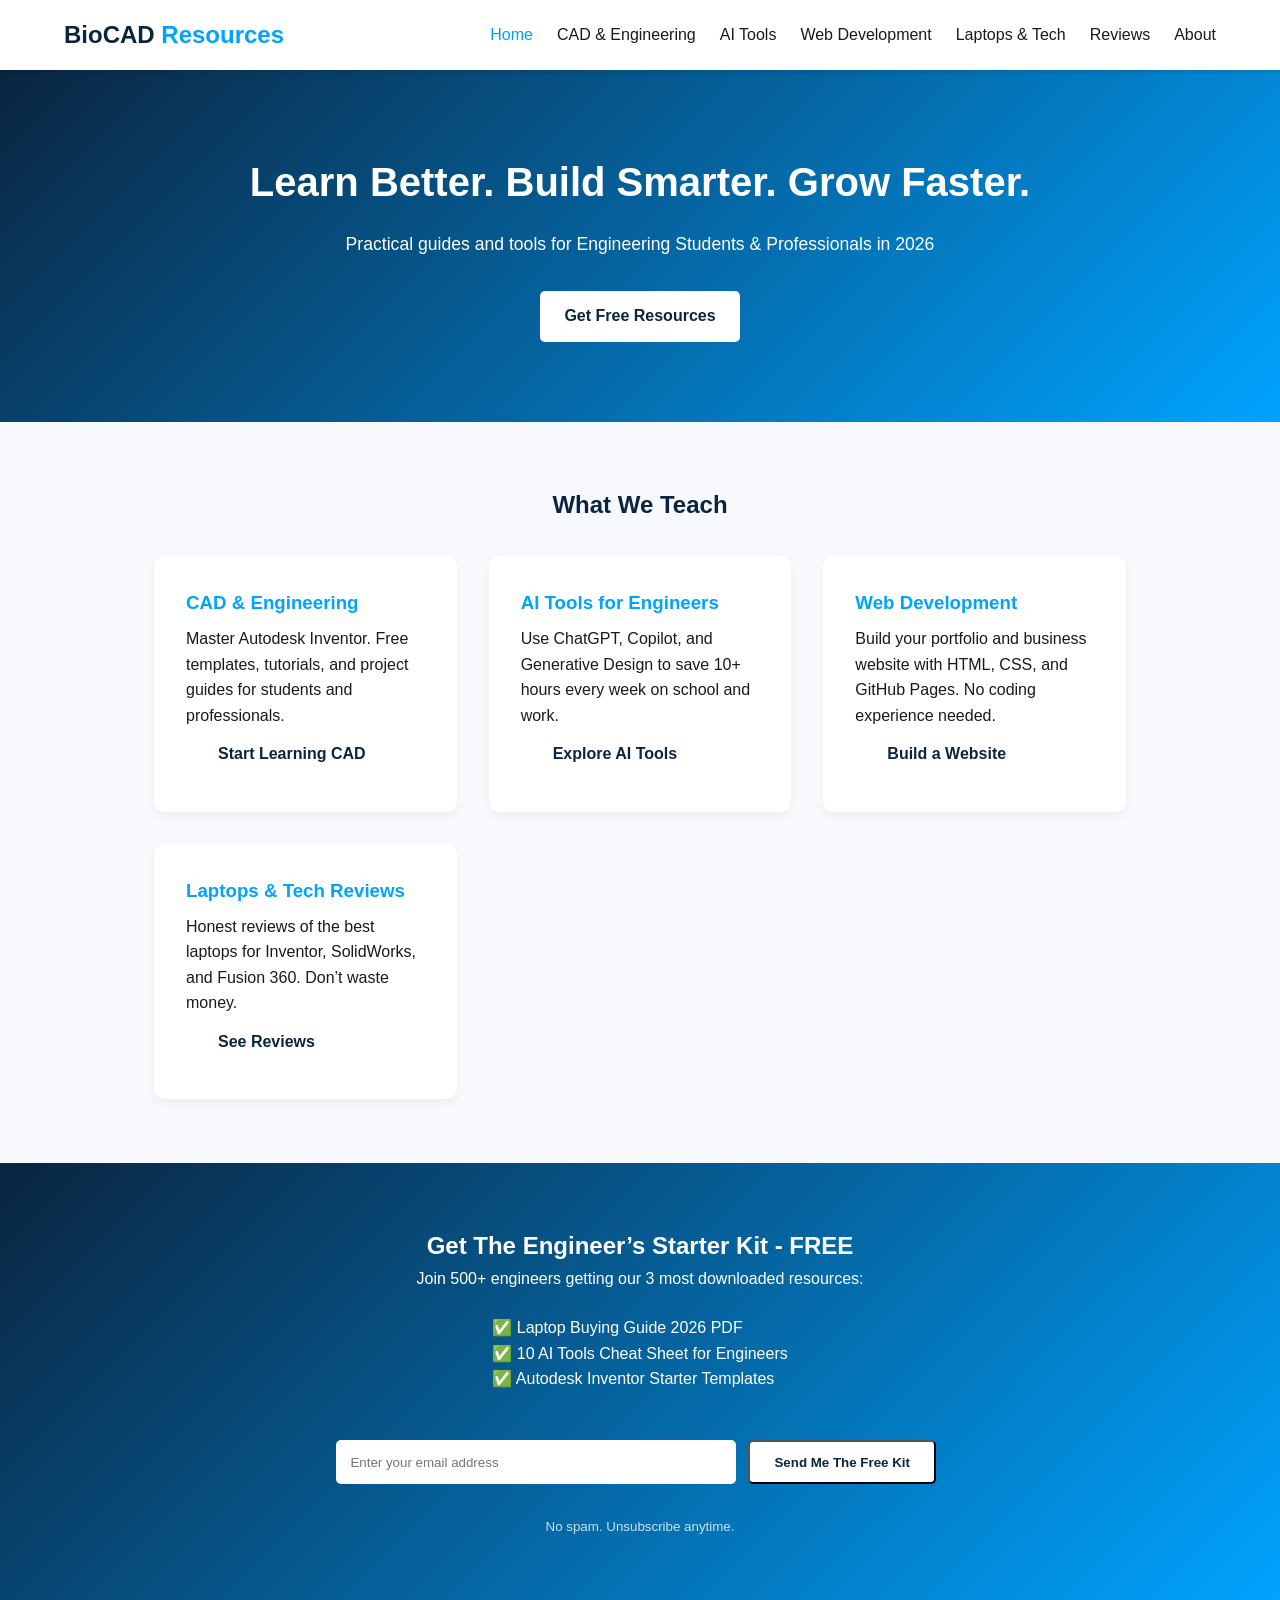
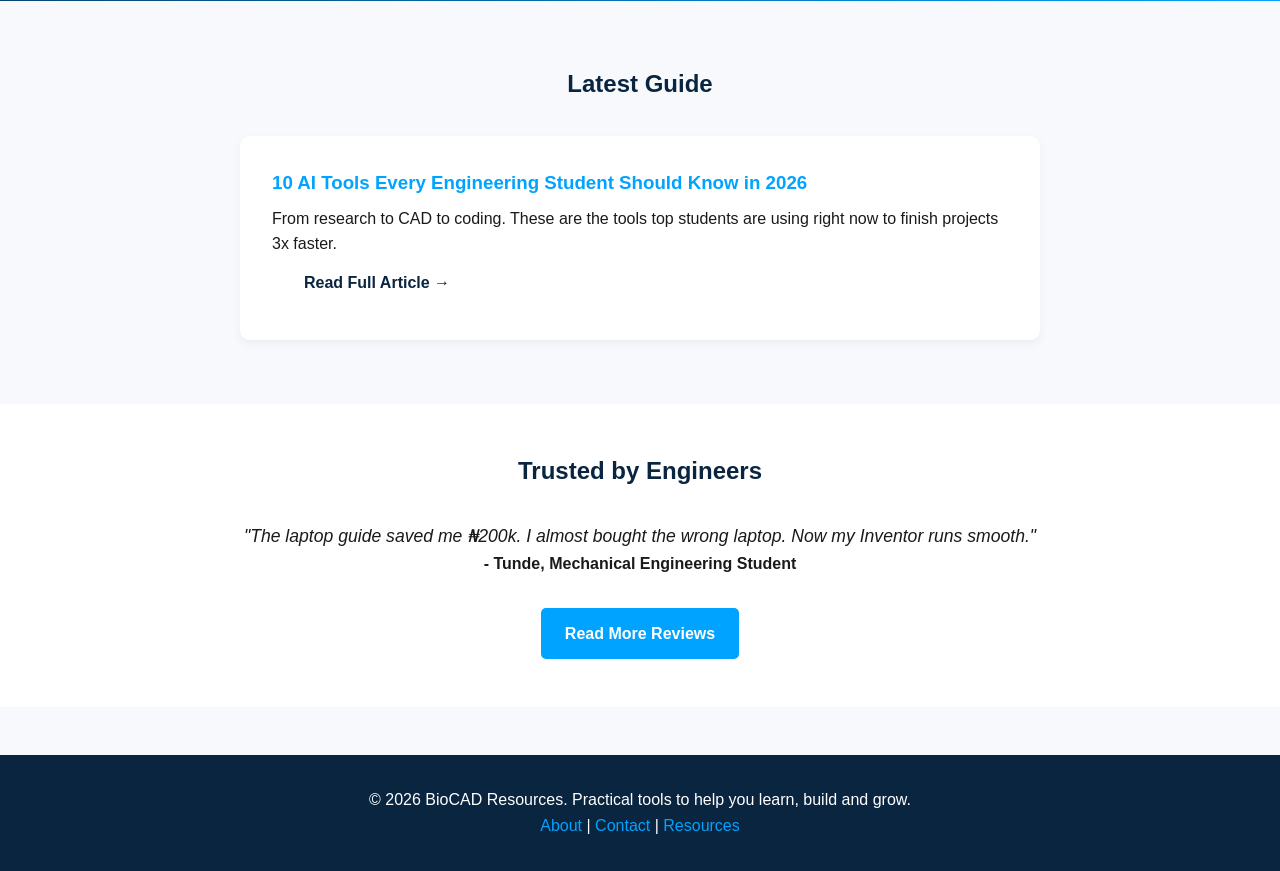
<file: index.html>
<!DOCTYPE html>
<html lang="en">
<head>
  <meta charset="UTF-8">
  <meta name="viewport" content="width=device-width, initial-scale=1.0">
  <title>BioCAD Resources - Learn CAD, AI, Web Dev & Engineering Tools</title>
  <meta name="description" content="Practical guides, free resources, and training for engineering students and professionals. Master Autodesk Inventor, AI tools, and build your engineering career.">
  <link rel="stylesheet" href="css/style.css">
</head>
<body>
  <header>
    <nav class="navbar">
      <div class="logo">BioCAD <span>Resources</span></div>
      <ul class="nav-links">
        <li><a href="index.html" style="color:var(--accent);">Home</a></li>
        <li><a href="cad-engineering/index.html">CAD & Engineering</a></li>
        <li><a href="cad-engineering/ai-tools/index.html">AI Tools</a></li>
        <li><a href="cad-engineering/ai-tools/web-develpoment/index.html">Web Development</a></li>
        <li><a href="cad-engineering/ai-tools/laptops-tech/index.html">Laptops & Tech</a></li>
        <li><a href="reviews.html">Reviews</a></li>
        <li><a href="about.html">About</a></li>
      </ul>
    </nav>
  </header>

  <!-- HERO SECTION -->
  <section class="hero">
    <h1>Learn Better. Build Smarter. Grow Faster.</h1>
    <p>Practical guides and tools for Engineering Students & Professionals in 2026</p>
    <a href="resources.html" class="btn btn-primary">Get Free Resources</a>
  </section>

  <!-- 4 MAIN CATEGORIES -->
  <section class="categories">
    <h2 style="text-align: center; color: var(--primary); margin-bottom: 2rem;">What We Teach</h2>
    <div class="category-grid">
      
      <div class="category-card">
        <h3>CAD & Engineering</h3>
        <p>Master Autodesk Inventor. Free templates, tutorials, and project guides for students and professionals.</p>
        <a href="cad-engineering/index.html" class="btn btn-primary">Start Learning CAD</a>
      </div>

      <div class="category-card">
        <h3>AI Tools for Engineers</h3>
        <p>Use ChatGPT, Copilot, and Generative Design to save 10+ hours every week on school and work.</p>
        <a href="cad-engineering/ai-tools/index.html" class="btn btn-primary">Explore AI Tools</a>
      </div>

      <div class="category-card">
        <h3>Web Development</h3>
        <p>Build your portfolio and business website with HTML, CSS, and GitHub Pages. No coding experience needed.</p>
        <a href="cad-engineering/ai-tools/web-develpoment/index.html" class="btn btn-primary">Build a Website</a>
      </div>

      <div class="category-card">
        <h3>Laptops & Tech Reviews</h3>
        <p>Honest reviews of the best laptops for Inventor, SolidWorks, and Fusion 360. Don’t waste money.</p>
        <a href="cad-engineering/ai-tools/laptops-tech/index.html" class="btn btn-primary">See Reviews</a>
      </div>

    </div>
  </section>

  <!-- LEAD MAGNET SECTION -->
  <section style="background: linear-gradient(135deg, var(--primary), var(--accent)); padding: 4rem 1rem; text-align: center; color: white;">
    <div style="max-width: 700px; margin: auto;">
      <h2>Get The Engineer’s Starter Kit - FREE</h2>
      <p>Join 500+ engineers getting our 3 most downloaded resources:</p>
      <ul style="list-style: none; padding: 0; margin: 1.5rem 0; text-align: left; display: inline-block;">
        <li>✅ Laptop Buying Guide 2026 PDF</li>
        <li>✅ 10 AI Tools Cheat Sheet for Engineers</li>
        <li>✅ Autodesk Inventor Starter Templates</li>
      </ul>
      <form action="https://formspree.io/f/xanlgago" method="POST" style="margin-top: 1.5rem;">
        <input type="email" name="email" placeholder="Enter your email address" required style="width: 100%; max-width: 400px; padding: 0.9rem; border: none; border-radius: 5px; margin-bottom: 1rem;">
        <button type="submit" class="btn" style="background: white; color: var(--primary);">Send Me The Free Kit</button>
      </form>
      <small style="display: block; margin-top: 1rem; opacity: 0.8;">No spam. Unsubscribe anytime.</small>
    </div>
  </section>

  <!-- FEATURED ARTICLE -->
  <section class="categories">
    <h2 style="text-align: center; color: var(--primary); margin-bottom: 2rem;">Latest Guide</h2>
    <div style="max-width: 800px; margin: auto;">
      <div class="category-card">
        <h3>10 AI Tools Every Engineering Student Should Know in 2026</h3>
        <p>From research to CAD to coding. These are the tools top students are using right now to finish projects 3x faster.</p>
        <a href="cad-engineering/ai-tools/index.html" class="btn btn-primary">Read Full Article →</a>
      </div>
    </div>
  </section>

  <!-- SOCIAL PROOF -->
  <section style="background: white; padding: 3rem 1rem;">
    <div style="max-width: 900px; margin: auto; text-align: center;">
      <h2 style="color: var(--primary); margin-bottom: 2rem;">Trusted by Engineers</h2>
      <p style="font-size: 1.1rem; font-style: italic;">"The laptop guide saved me ₦200k. I almost bought the wrong laptop. Now my Inventor runs smooth."</p>
      <p><strong>- Tunde, Mechanical Engineering Student</strong></p>
      <div style="margin-top: 2rem;">
        <a href="reviews.html" class="btn btn-affiliate">Read More Reviews</a>
      </div>
    </div>
  </section>

  <footer>
    <p>© 2026 BioCAD Resources. Practical tools to help you learn, build and grow.</p>
    <p><a href="about.html">About</a> | <a href="contact.html">Contact</a> | <a href="resources.html">Resources</a></p>
  </footer>
</body>
</html>
</file>
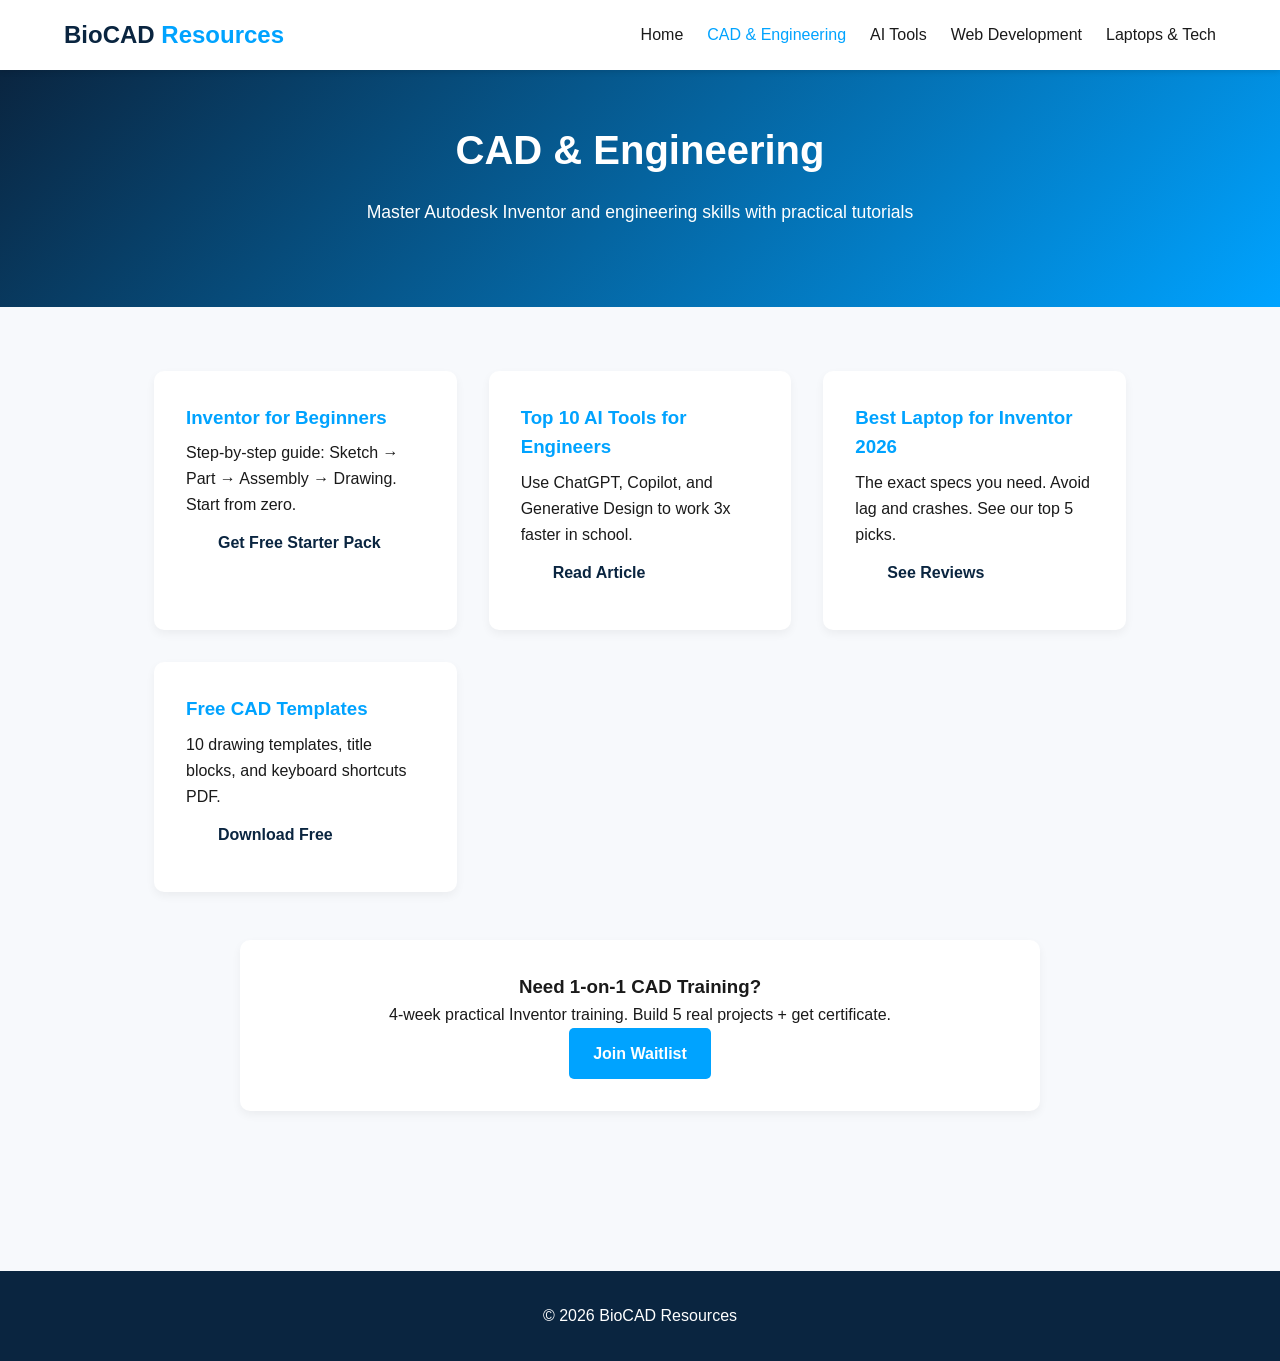
<file: cad-engineering/index.html>
<!DOCTYPE html>
<html lang="en">
<head>
  <meta charset="UTF-8">
  <meta name="viewport" content="width=device-width, initial-scale=1.0">
  <title>CAD & Engineering - Tutorials, Guides & Templates | BioCAD Resources</title>
  <meta name="description" content="Learn Autodesk Inventor, CAD tips, engineering guides, and download free templates for students and professionals.">
  <link rel="stylesheet" href="../css/style.css">
</head>
<body>
  <header>
    <nav class="navbar">
      <div class="logo"><a href="../index.html" style="text-decoration:none; color:inherit;">BioCAD <span>Resources</span></a></div>
      <ul class="nav-links">
        <li><a href="../index.html">Home</a></li>
        <li><a href="index.html" style="color:var(--accent);">CAD & Engineering</a></li>
        <li><a href="ai-tools/index.html">AI Tools</a></li>
        <li><a href="ai-tools/web-develpoment/index.html">Web Development</a></li>
        <li><a href="ai-tools/laptops-tech/index.html">Laptops & Tech</a></li>
      </ul>
    </nav>
  </header>

  <section class="hero" style="padding: 3rem 1rem;">
    <h1>CAD & Engineering</h1>
    <p>Master Autodesk Inventor and engineering skills with practical tutorials</p>
  </section>

  <section class="categories">
    <div class="category-grid">
      
      <div class="category-card">
        <h3>Inventor for Beginners</h3>
        <p>Step-by-step guide: Sketch → Part → Assembly → Drawing. Start from zero.</p>
        <a href="../resources.html" class="btn btn-primary">Get Free Starter Pack</a>
      </div>

      <div class="category-card">
        <h3>Top 10 AI Tools for Engineers</h3>
        <p>Use ChatGPT, Copilot, and Generative Design to work 3x faster in school.</p>
        <a href="ai-tools/index.html" class="btn btn-primary">Read Article</a>
      </div>

      <div class="category-card">
        <h3>Best Laptop for Inventor 2026</h3>
        <p>The exact specs you need. Avoid lag and crashes. See our top 5 picks.</p>
        <a href="../reviews.html" class="btn btn-primary">See Reviews</a>
      </div>

      <div class="category-card">
        <h3>Free CAD Templates</h3>
        <p>10 drawing templates, title blocks, and keyboard shortcuts PDF.</p>
        <a href="../resources.html" class="btn btn-primary">Download Free</a>
      </div>

    </div>

    <div class="affiliate-card" style="max-width: 800px; margin: 3rem auto;">
      <h3>Need 1-on-1 CAD Training?</h3>
      <p>4-week practical Inventor training. Build 5 real projects + get certificate.</p>
      <a href="../contact.html" class="btn btn-affiliate">Join Waitlist</a>
    </div>
  </section>

  <footer>
    <p>© 2026 BioCAD Resources</p>
  </footer>
</body>
</html>
</file>
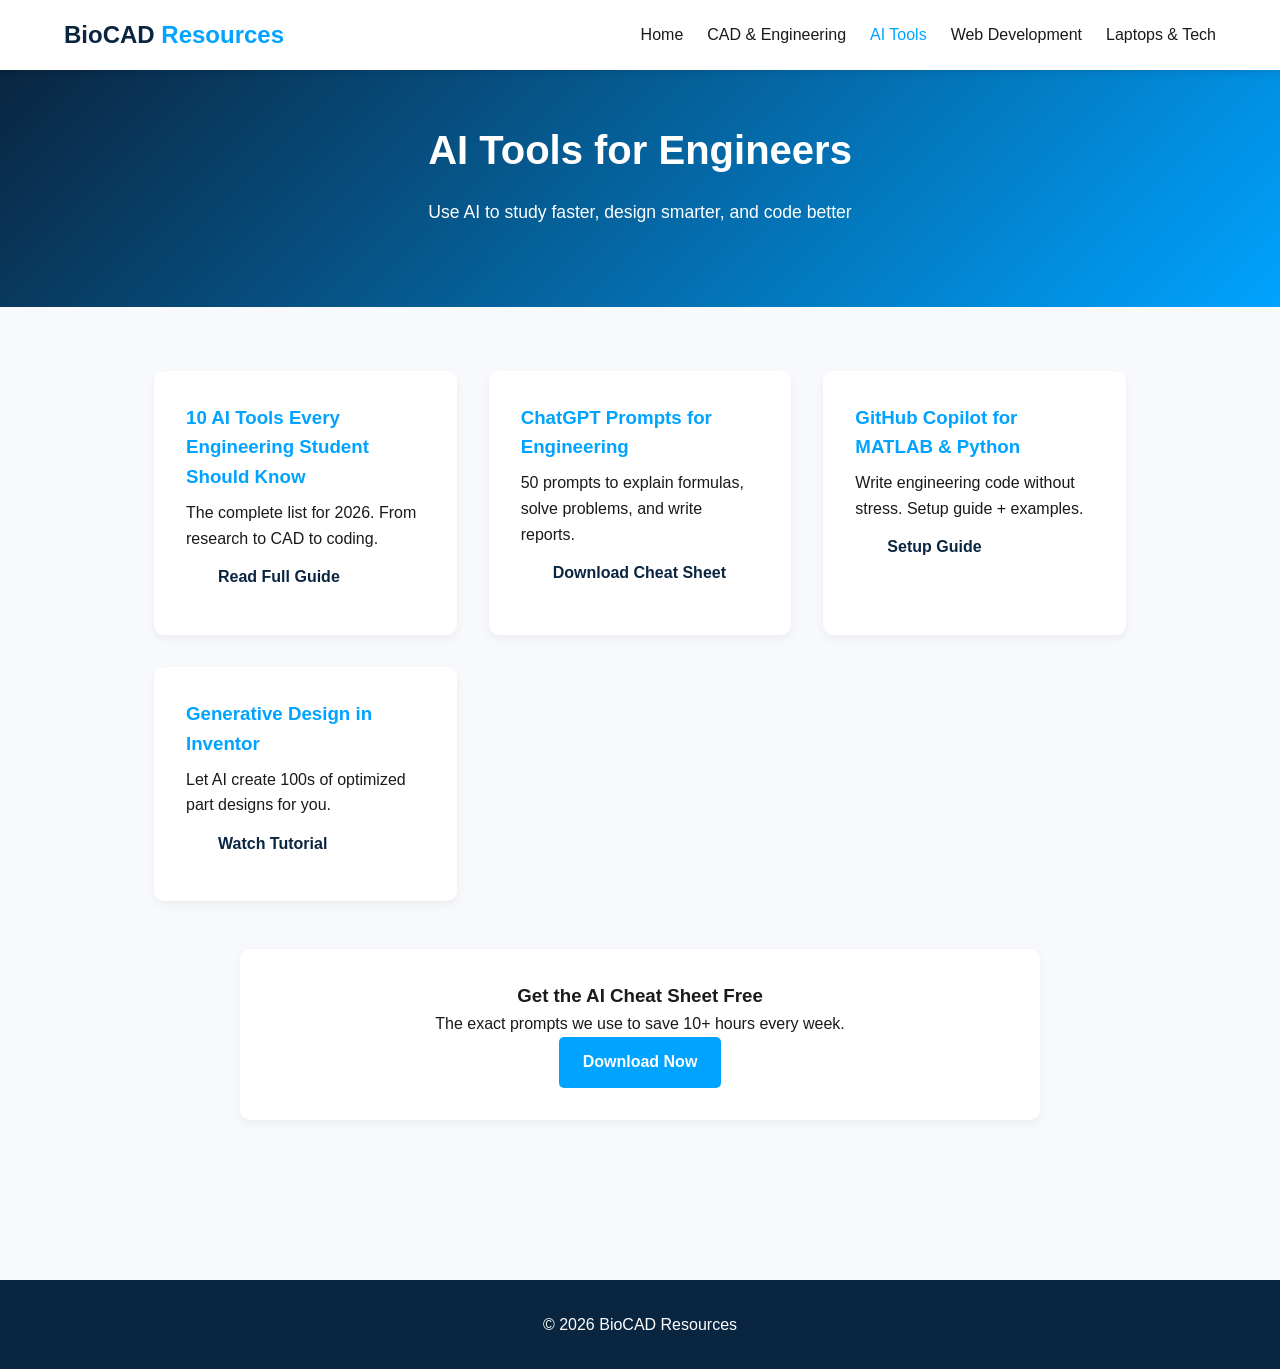
<file: cad-engineering/ai-tools/index.html>
<!DOCTYPE html>
<html lang="en">
<head>
  <meta charset="UTF-8">
  <meta name="viewport" content="width=device-width, initial-scale=1.0">
  <title>AI Tools for Engineers & Students | BioCAD Resources</title>
  <meta name="description" content="Best AI tools for engineering students: ChatGPT, Copilot, Generative Design. Save time and work smarter.">
  <link rel="stylesheet" href="../../css/style.css">
</head>
<body>
  <header>
    <nav class="navbar">
      <div class="logo"><a href="../../index.html" style="text-decoration:none; color:inherit;">BioCAD <span>Resources</span></a></div>
      <ul class="nav-links">
        <li><a href="../../index.html">Home</a></li>
        <li><a href="../index.html">CAD & Engineering</a></li>
        <li><a href="index.html" style="color:var(--accent);">AI Tools</a></li>
        <li><a href="web-develpoment/index.html">Web Development</a></li>
        <li><a href="laptops-tech/index.html">Laptops & Tech</a></li>
      </ul>
    </nav>
  </header>

  <section class="hero" style="padding: 3rem 1rem;">
    <h1>AI Tools for Engineers</h1>
    <p>Use AI to study faster, design smarter, and code better</p>
  </section>

  <section class="categories">
    <div class="category-grid">
      
      <div class="category-card">
        <h3>10 AI Tools Every Engineering Student Should Know</h3>
        <p>The complete list for 2026. From research to CAD to coding.</p>
        <a href="#" class="btn btn-primary">Read Full Guide</a>
      </div>

      <div class="category-card">
        <h3>ChatGPT Prompts for Engineering</h3>
        <p>50 prompts to explain formulas, solve problems, and write reports.</p>
        <a href="../../resources.html" class="btn btn-primary">Download Cheat Sheet</a>
      </div>

      <div class="category-card">
        <h3>GitHub Copilot for MATLAB & Python</h3>
        <p>Write engineering code without stress. Setup guide + examples.</p>
        <a href="#" class="btn btn-primary">Setup Guide</a>
      </div>

      <div class="category-card">
        <h3>Generative Design in Inventor</h3>
        <p>Let AI create 100s of optimized part designs for you.</p>
        <a href="#" class="btn btn-primary">Watch Tutorial</a>
      </div>

    </div>

    <div class="affiliate-card" style="max-width: 800px; margin: 3rem auto;">
      <h3>Get the AI Cheat Sheet Free</h3>
      <p>The exact prompts we use to save 10+ hours every week.</p>
      <a href="../../resources.html" class="btn btn-affiliate">Download Now</a>
    </div>
  </section>

  <footer>
    <p>© 2026 BioCAD Resources</p>
  </footer>
</body>
</html>
</file>
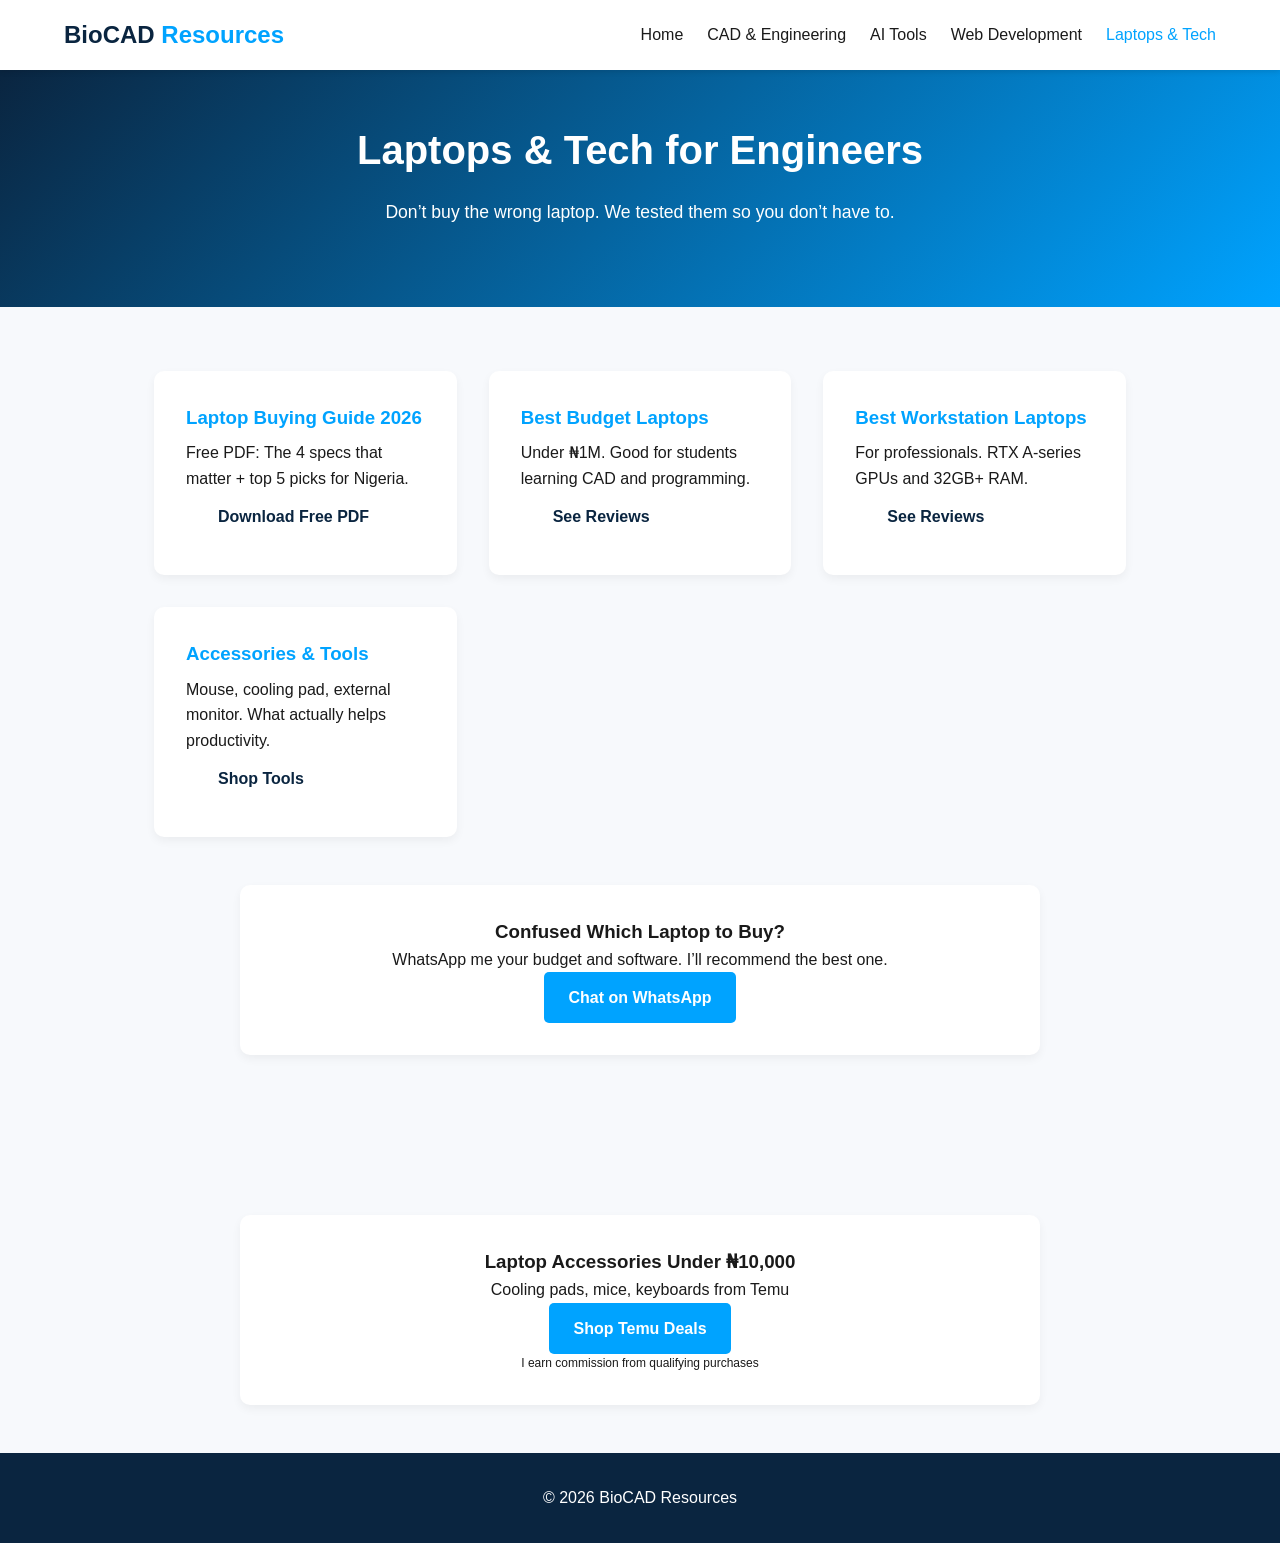
<file: cad-engineering/ai-tools/laptops-tech/index.html>
<!DOCTYPE html>
<html lang="en">
<head>
  <meta charset="UTF-8">
  <meta name="viewport" content="width=device-width, initial-scale=1.0">
  <title>Best Laptops & Tech for Engineers 2026 | BioCAD Resources</title>
  <meta name="description" content="Best laptops for Autodesk Inventor, SolidWorks, and Fusion 360. Honest reviews and buying guides for Nigeria.">
  <link rel="stylesheet" href="../../../css/style.css">
</head>
<body>
  <header>
    <nav class="navbar">
      <div class="logo"><a href="../../../index.html" style="text-decoration:none; color:inherit;">BioCAD <span>Resources</span></a></div>
      <ul class="nav-links">
        <li><a href="../../../index.html">Home</a></li>
        <li><a href="../../index.html">CAD & Engineering</a></li>
        <li><a href="../index.html">AI Tools</a></li>
        <li><a href="../web-develpoment/index.html">Web Development</a></li>
        <li><a href="index.html" style="color:var(--accent);">Laptops & Tech</a></li>
      </ul>
    </nav>
  </header>

  <section class="hero" style="padding: 3rem 1rem;">
    <h1>Laptops & Tech for Engineers</h1>
    <p>Don’t buy the wrong laptop. We tested them so you don’t have to.</p>
  </section>

  <section class="categories">
    <div class="category-grid">
      
      <div class="category-card">
        <h3>Laptop Buying Guide 2026</h3>
        <p>Free PDF: The 4 specs that matter + top 5 picks for Nigeria.</p>
        <a href="../../../resources.html" class="btn btn-primary">Download Free PDF</a>
      </div>

      <div class="category-card">
        <h3>Best Budget Laptops</h3>
        <p>Under ₦1M. Good for students learning CAD and programming.</p>
        <a href="../../../reviews.html" class="btn btn-primary">See Reviews</a>
      </div>

      <div class="category-card">
        <h3>Best Workstation Laptops</h3>
        <p>For professionals. RTX A-series GPUs and 32GB+ RAM.</p>
        <a href="../../../reviews.html" class="btn btn-primary">See Reviews</a>
      </div>

      <div class="category-card">
        <h3>Accessories & Tools</h3>
        <p>Mouse, cooling pad, external monitor. What actually helps productivity.</p>
        <a href="../../../reviews.html" class="btn btn-primary">Shop Tools</a>
      </div>

    </div>

    <div class="affiliate-card" style="max-width: 800px; margin: 3rem auto;">
      <h3>Confused Which Laptop to Buy?</h3>
      <p>WhatsApp me your budget and software. I’ll recommend the best one.</p>
      <a href="https://wa.me/2348030849732" class="btn btn-affiliate">Chat on WhatsApp</a>
    </div>
  </section>

  <div class="affiliate-card" style="max-width: 800px; margin: 3rem auto;">
  <h3>Laptop Accessories Under ₦10,000</h3>
  <p>Cooling pads, mice, keyboards from Temu</p>
  <a href="YOUR-TEMU-AFFILIATE-LINK" class="btn btn-affiliate" target="_blank">Shop Temu Deals</a>
  <p style="font-size:12px;">I earn commission from qualifying purchases</p>
</div>

  <footer>
    <p>© 2026 BioCAD Resources</p>
  </footer>
</body>
</html>
</file>
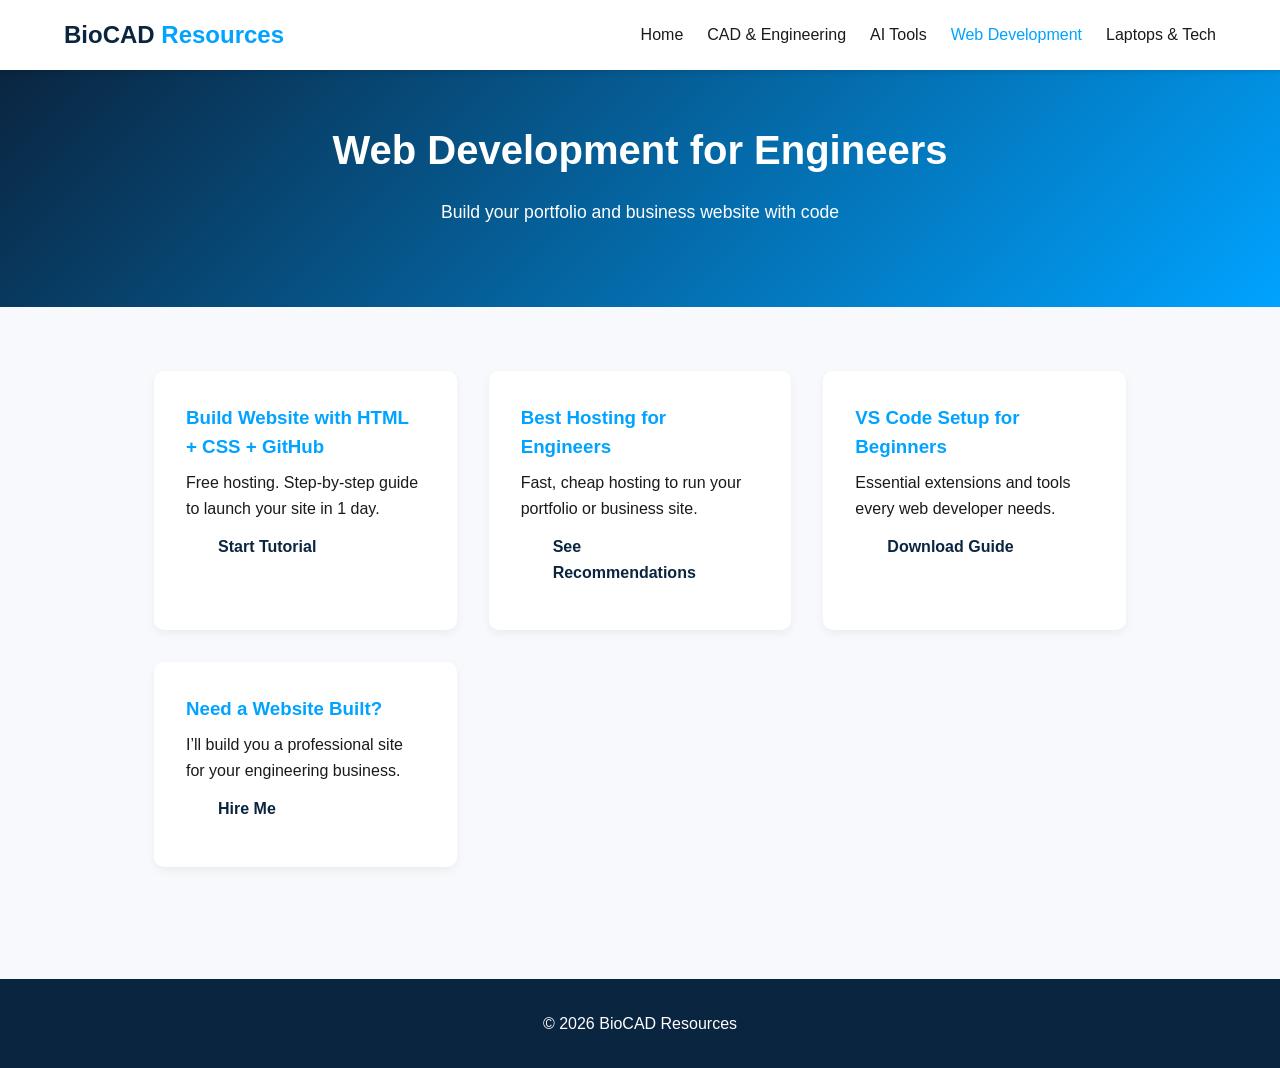
<file: cad-engineering/ai-tools/web-develpoment/index.html>
<!DOCTYPE html>
<html lang="en">
<head>
  <meta charset="UTF-8">
  <meta name="viewport" content="width=device-width, initial-scale=1.0">
  <title>Web Development for Engineers | BioCAD Resources</title>
  <meta name="description" content="Learn HTML, CSS, GitHub Pages. Build a portfolio website for your engineering business.">
  <link rel="stylesheet" href="../../../css/style.css">
</head>
<body>
  <header>
    <nav class="navbar">
      <div class="logo"><a href="../../../index.html" style="text-decoration:none; color:inherit;">BioCAD <span>Resources</span></a></div>
      <ul class="nav-links">
        <li><a href="../../../index.html">Home</a></li>
        <li><a href="../../index.html">CAD & Engineering</a></li>
        <li><a href="../index.html">AI Tools</a></li>
        <li><a href="index.html" style="color:var(--accent);">Web Development</a></li>
        <li><a href="../laptops-tech/index.html">Laptops & Tech</a></li>
      </ul>
    </nav>
  </header>

  <section class="hero" style="padding: 3rem 1rem;">
    <h1>Web Development for Engineers</h1>
    <p>Build your portfolio and business website with code</p>
  </section>

  <section class="categories">
    <div class="category-grid">
      
      <div class="category-card">
        <h3>Build Website with HTML + CSS + GitHub</h3>
        <p>Free hosting. Step-by-step guide to launch your site in 1 day.</p>
        <a href="#" class="btn btn-primary">Start Tutorial</a>
      </div>

      <div class="category-card">
        <h3>Best Hosting for Engineers</h3>
        <p>Fast, cheap hosting to run your portfolio or business site.</p>
        <a href="../../../reviews.html" class="btn btn-primary">See Recommendations</a>
      </div>

      <div class="category-card">
        <h3>VS Code Setup for Beginners</h3>
        <p>Essential extensions and tools every web developer needs.</p>
        <a href="#" class="btn btn-primary">Download Guide</a>
      </div>

      <div class="category-card">
        <h3>Need a Website Built?</h3>
        <p>I’ll build you a professional site for your engineering business.</p>
        <a href="../../../contact.html" class="btn btn-primary">Hire Me</a>
      </div>

    </div>
  </section>

  <footer>
    <p>© 2026 BioCAD Resources</p>
  </footer>
</body>
</html>
</file>
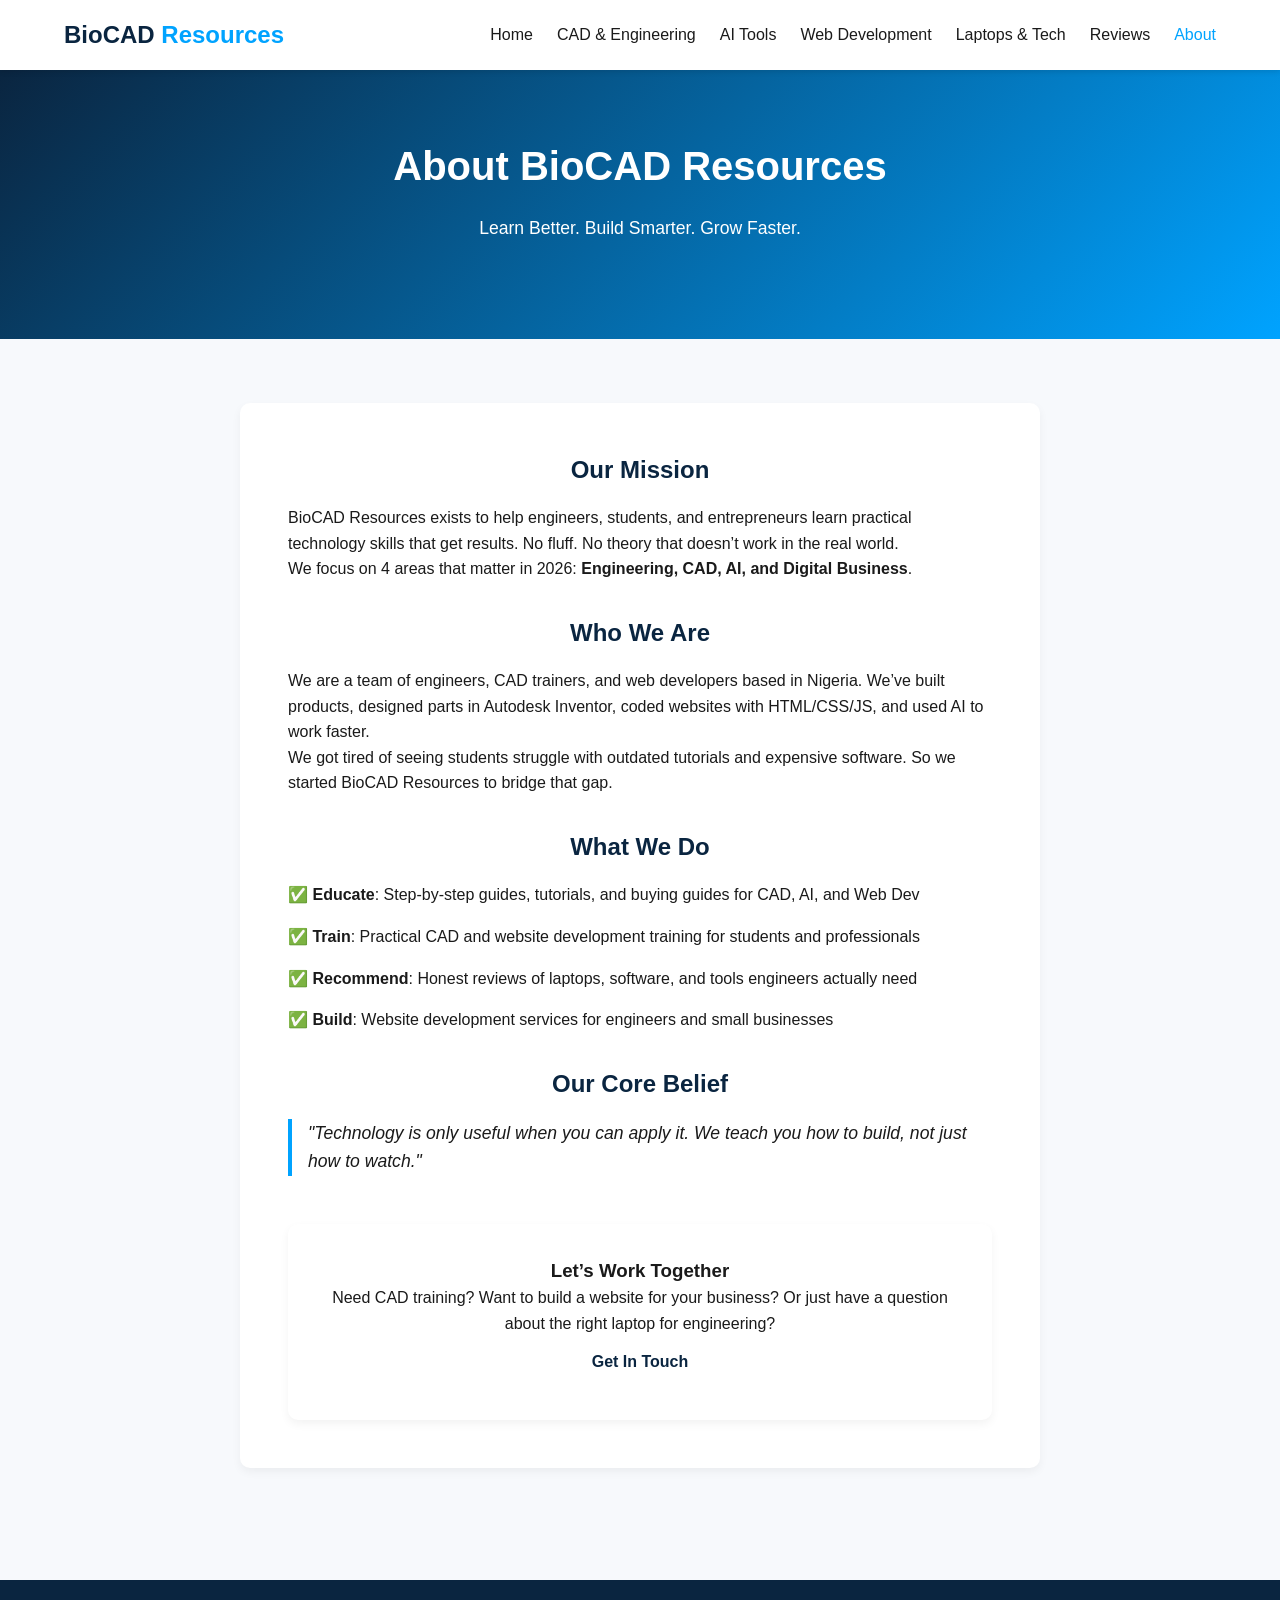
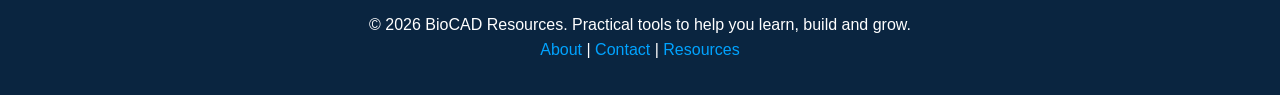
<file: about.html>
<!DOCTYPE html>
<html lang="en">
<head>
  <meta charset="UTF-8">
  <meta name="viewport" content="width=device-width, initial-scale=1.0">
  <title>About Us - BioCAD Resources</title>
  <meta name="description" content="Learn about BioCAD Resources. Practical tools, guides and training in Engineering, CAD, AI and Web Development.">
  <link rel="stylesheet" href="css/style.css">
</head>
<body>
  <header>
    <nav class="navbar">
      <div class="logo"><a href="index.html" style="text-decoration:none; color:inherit;">BioCAD <span>Resources</span></a></div>
      <ul class="nav-links">
        <li><a href="index.html">Home</a></li>
        <li><a href="cad-engineering/index.html">CAD & Engineering</a></li>
        <li><a href="cad-engineering/ai-tools/index.html">AI Tools</a></li>
        <li><a href="cad-engineering/ai-tools/web-develpoment/index.html">Web Development</a></li>
        <li><a href="cad-engineering/ai-tools/laptops-tech/index.html">Laptops & Tech</a></li>
        <li><a href="reviews.html">Reviews</a></li>
        <li><a href="about.html" style="color:var(--accent);">About</a></li>
      </ul>
    </nav>
  </header>

  <section class="hero" style="padding: 4rem 1rem;">
    <h1>About BioCAD Resources</h1>
    <p>Learn Better. Build Smarter. Grow Faster.</p>
  </section>

  <section class="categories">
    <div style="max-width: 800px; margin: auto; background: white; padding: 3rem; border-radius: 10px; box-shadow: 0 4px 10px rgba(0,0,0,0.05);">
      
      <h2 style="color: var(--primary); margin-bottom: 1rem;">Our Mission</h2>
      <p>BioCAD Resources exists to help engineers, students, and entrepreneurs learn practical technology skills that get results. No fluff. No theory that doesn’t work in the real world.</p>
      <p>We focus on 4 areas that matter in 2026: <strong>Engineering, CAD, AI, and Digital Business</strong>.</p>

      <h2 style="color: var(--primary); margin: 2rem 0 1rem;">Who We Are</h2>
      <p>We are a team of engineers, CAD trainers, and web developers based in Nigeria. We’ve built products, designed parts in Autodesk Inventor, coded websites with HTML/CSS/JS, and used AI to work faster.</p>
      <p>We got tired of seeing students struggle with outdated tutorials and expensive software. So we started BioCAD Resources to bridge that gap.</p>

      <h2 style="color: var(--primary); margin: 2rem 0 1rem;">What We Do</h2>
      <ul style="list-style: none; padding-left: 0;">
        <li style="margin-bottom: 1rem;">✅ <strong>Educate</strong>: Step-by-step guides, tutorials, and buying guides for CAD, AI, and Web Dev</li>
        <li style="margin-bottom: 1rem;">✅ <strong>Train</strong>: Practical CAD and website development training for students and professionals</li>
        <li style="margin-bottom: 1rem;">✅ <strong>Recommend</strong>: Honest reviews of laptops, software, and tools engineers actually need</li>
        <li style="margin-bottom: 1rem;">✅ <strong>Build</strong>: Website development services for engineers and small businesses</li>
      </ul>

      <h2 style="color: var(--primary); margin: 2rem 0 1rem;">Our Core Belief</h2>
      <p style="font-size: 1.1rem; font-style: italic; border-left: 4px solid var(--accent); padding-left: 1rem;">
        "Technology is only useful when you can apply it. We teach you how to build, not just how to watch."
      </p>

      <div class="affiliate-card" style="margin-top: 3rem;">
        <h3>Let’s Work Together</h3>
        <p>Need CAD training? Want to build a website for your business? Or just have a question about the right laptop for engineering?</p>
        <a href="contact.html" class="btn btn-primary">Get In Touch</a>
      </div>

    </div>
  </section>

  <footer>
    <p>© 2026 BioCAD Resources. Practical tools to help you learn, build and grow.</p>
    <p><a href="about.html">About</a> | <a href="contact.html">Contact</a> | <a href="resources.html">Resources</a></p>
  </footer>
</body>
</html>
</file>
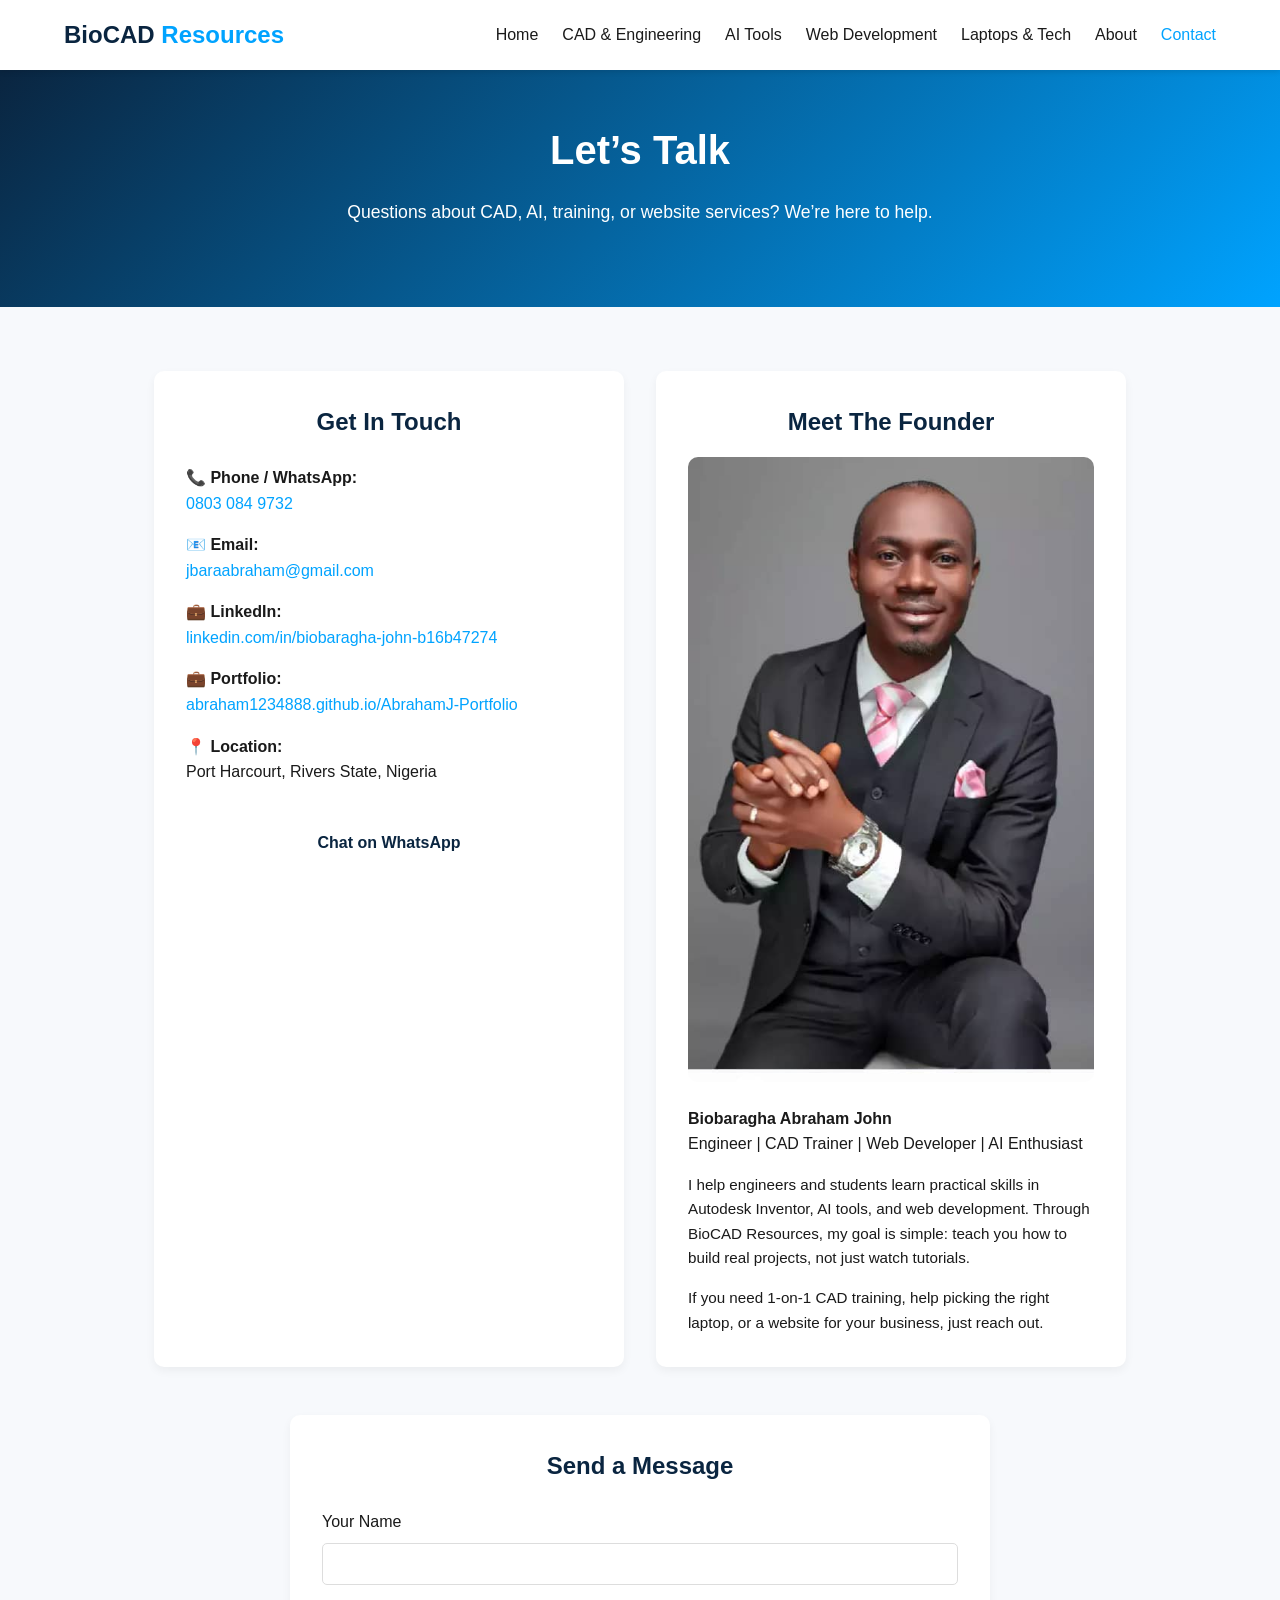
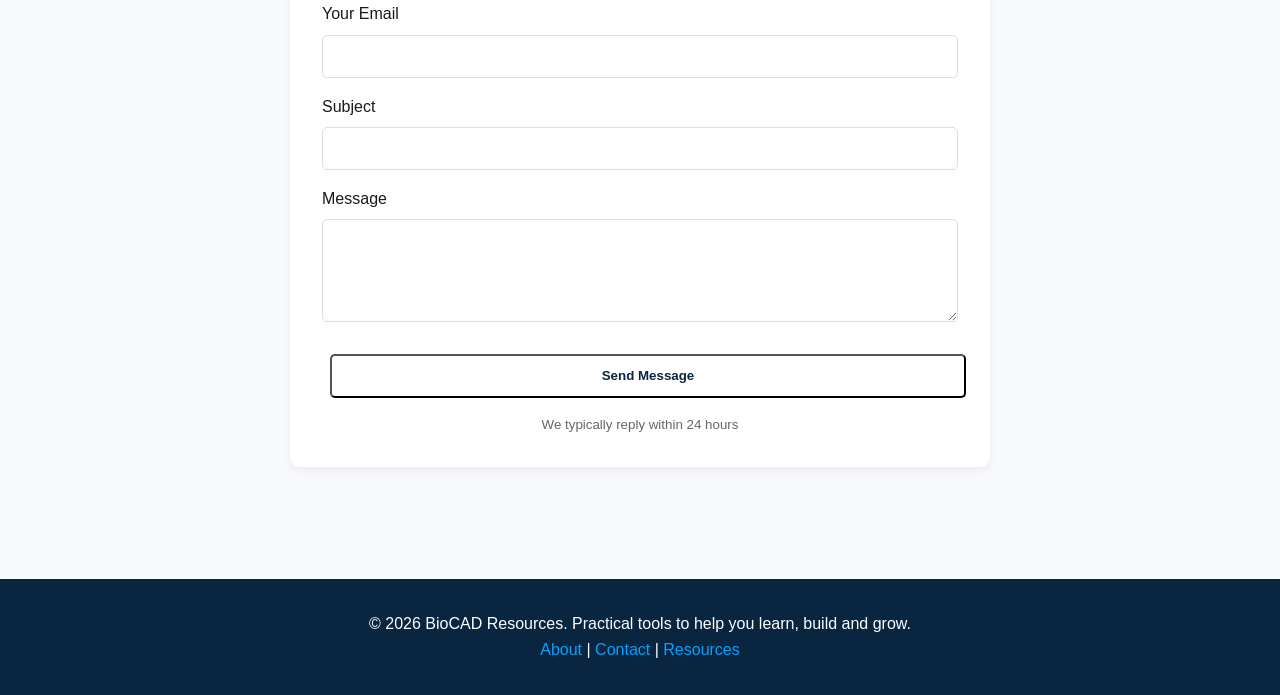
<file: contact.html>
<!DOCTYPE html>
<html lang="en">
<head>
  <meta charset="UTF-8">
  <meta name="viewport" content="width=device-width, initial-scale=1.0">
  <title>Contact Us - BioCAD Resources</title>
  <meta name="description" content="Contact BioCAD Resources for CAD training, web development, and engineering resources. WhatsApp, Email, and Phone support.">
  <link rel="stylesheet" href="css/style.css">
</head>
<body>
  <header>
    <nav class="navbar">
      <div class="logo"><a href="index.html" style="text-decoration:none; color:inherit;">BioCAD <span>Resources</span></a></div>
      <ul class="nav-links">
        <li><a href="index.html">Home</a></li>
        <li><a href="cad-engineering/index.html">CAD & Engineering</a></li>
        <li><a href="cad-engineering/ai-tools/index.html">AI Tools</a></li>
        <li><a href="cad-engineering/ai-tools/web-develpoment/index.html">Web Development</a></li>
        <li><a href="cad-engineering/ai-tools/laptops-tech/index.html">Laptops & Tech</a></li>
        <li><a href="about.html">About</a></li>
        <li><a href="contact.html" style="color:var(--accent);">Contact</a></li>
      </ul>
    </nav>
  </header>

  <section class="hero" style="padding: 3rem 1rem;">
    <h1>Let’s Talk</h1>
    <p>Questions about CAD, AI, training, or website services? We’re here to help.</p>
  </section>

  <section class="categories">
    <div style="max-width: 1000px; margin: auto; display: grid; grid-template-columns: repeat(auto-fit, minmax(300px, 1fr)); gap: 2rem;">
      
      <!-- Contact Info -->
      <div style="background: white; padding: 2rem; border-radius: 10px; box-shadow: 0 4px 10px rgba(0,0,0,0.05);">
        <h2 style="color: var(--primary); margin-bottom: 1.5rem;">Get In Touch</h2>
        
        <p style="margin-bottom: 1rem;"><strong>📞 Phone / WhatsApp:</strong><br>
          <a href="https://wa.me/2348030849732" style="color: var(--accent); text-decoration: none;">0803 084 9732</a>
        </p>

        <p style="margin-bottom: 1rem;"><strong>📧 Email:</strong><br>
          <a href="mailto:jbaraabraham@gmail.com" style="color: var(--accent); text-decoration: none;">jbaraabraham@gmail.com</a>
        </p>

        <p style="margin-bottom: 1rem;"><strong>💼 LinkedIn:</strong><br>
          <a href="https://www.linkedin.com/in/biobaragha-john-b16b47274?utm_source=share&utm_campaign=share_via&utm_content=profile&utm_medium=android_app" target="_blank" style="color: var(--accent); text-decoration: none;">linkedin.com/in/biobaragha-john-b16b47274</a>
        </p>

        <p style="margin-bottom: 1rem;"><strong>💼 Portfolio:</strong><br>
          <a href="https://abraham1234888.github.io/AbrahamJ-Portfolio/" target="_blank" style="color: var(--accent); text-decoration: none;">abraham1234888.github.io/AbrahamJ-Portfolio</a>
        </p>

        <p style="margin-bottom: 1rem;"><strong>📍 Location:</strong><br>
          Port Harcourt, Rivers State, Nigeria
        </p>

        <div style="margin-top: 2rem;">
          <a href="https://wa.me/2348030849732?text=Hello%20BioCAD%20Resources" class="btn btn-primary" style="display: block; text-align: center;">Chat on WhatsApp</a>
        </div>
      </div>

      <!-- Personal Profile -->
      <div style="background: white; padding: 2rem; border-radius: 10px; box-shadow: 0 4px 10px rgba(0,0,0,0.05);">
        <h2 style="color: var(--primary); margin-bottom: 1rem;">Meet The Founder</h2>
        <img src="./images/MD,CEO pix.jpg" alt="Founder BioCAD Resources" style="width: 100%; border-radius: 10px; margin-bottom: 1rem; object-fit: cover; height: auto;">
        <p><strong>Biobaragha Abraham John</strong></p>
        <p>Engineer | CAD Trainer | Web Developer | AI Enthusiast</p>
        <p style="margin-top: 1rem; font-size: 0.95rem;">
          I help engineers and students learn practical skills in Autodesk Inventor, AI tools, and web development. 
          Through BioCAD Resources, my goal is simple: teach you how to build real projects, not just watch tutorials.
        </p>
        <p style="margin-top: 1rem; font-size: 0.95rem;">
          If you need 1-on-1 CAD training, help picking the right laptop, or a website for your business, just reach out.
        </p>
      </div>

    </div>

    <!-- Contact Form -->
    <div style="max-width: 700px; margin: 3rem auto 0; background: white; padding: 2rem; border-radius: 10px; box-shadow: 0 4px 10px rgba(0,0,0,0.05);">
      <h2 style="color: var(--primary); text-align: center; margin-bottom: 1.5rem;">Send a Message</h2>
      <form action="https://formspree.io/f/xanlgago" method="POST">
        <div style="margin-bottom: 1rem;">
          <label>Your Name</label>
          <input type="text" name="name" required style="width: 100%; padding: 0.8rem; border: 1px solid #ddd; border-radius: 5px; margin-top: 0.5rem;">
        </div>
        <div style="margin-bottom: 1rem;">
          <label>Your Email</label>
          <input type="email" name="email" required style="width: 100%; padding: 0.8rem; border: 1px solid #ddd; border-radius: 5px; margin-top: 0.5rem;">
        </div>
        <div style="margin-bottom: 1rem;">
          <label>Subject</label>
          <input type="text" name="subject" required style="width: 100%; padding: 0.8rem; border: 1px solid #ddd; border-radius: 5px; margin-top: 0.5rem;">
        </div>
        <div style="margin-bottom: 1.5rem;">
          <label>Message</label>
          <textarea name="message" rows="5" required style="width: 100%; padding: 0.8rem; border: 1px solid #ddd; border-radius: 5px; margin-top: 0.5rem;"></textarea>
        </div>
        <button type="submit" class="btn btn-primary" style="width: 100%;">Send Message</button>
      </form>
      <small style="display: block; text-align: center; margin-top: 1rem; color: #666;">We typically reply within 24 hours</small>
    </div>
  </section>

  <footer>
    <p>© 2026 BioCAD Resources. Practical tools to help you learn, build and grow.</p>
    <p><a href="about.html">About</a> | <a href="contact.html">Contact</a> | <a href="resources.html">Resources</a></p>
  </footer>
</body>
</html>
</file>
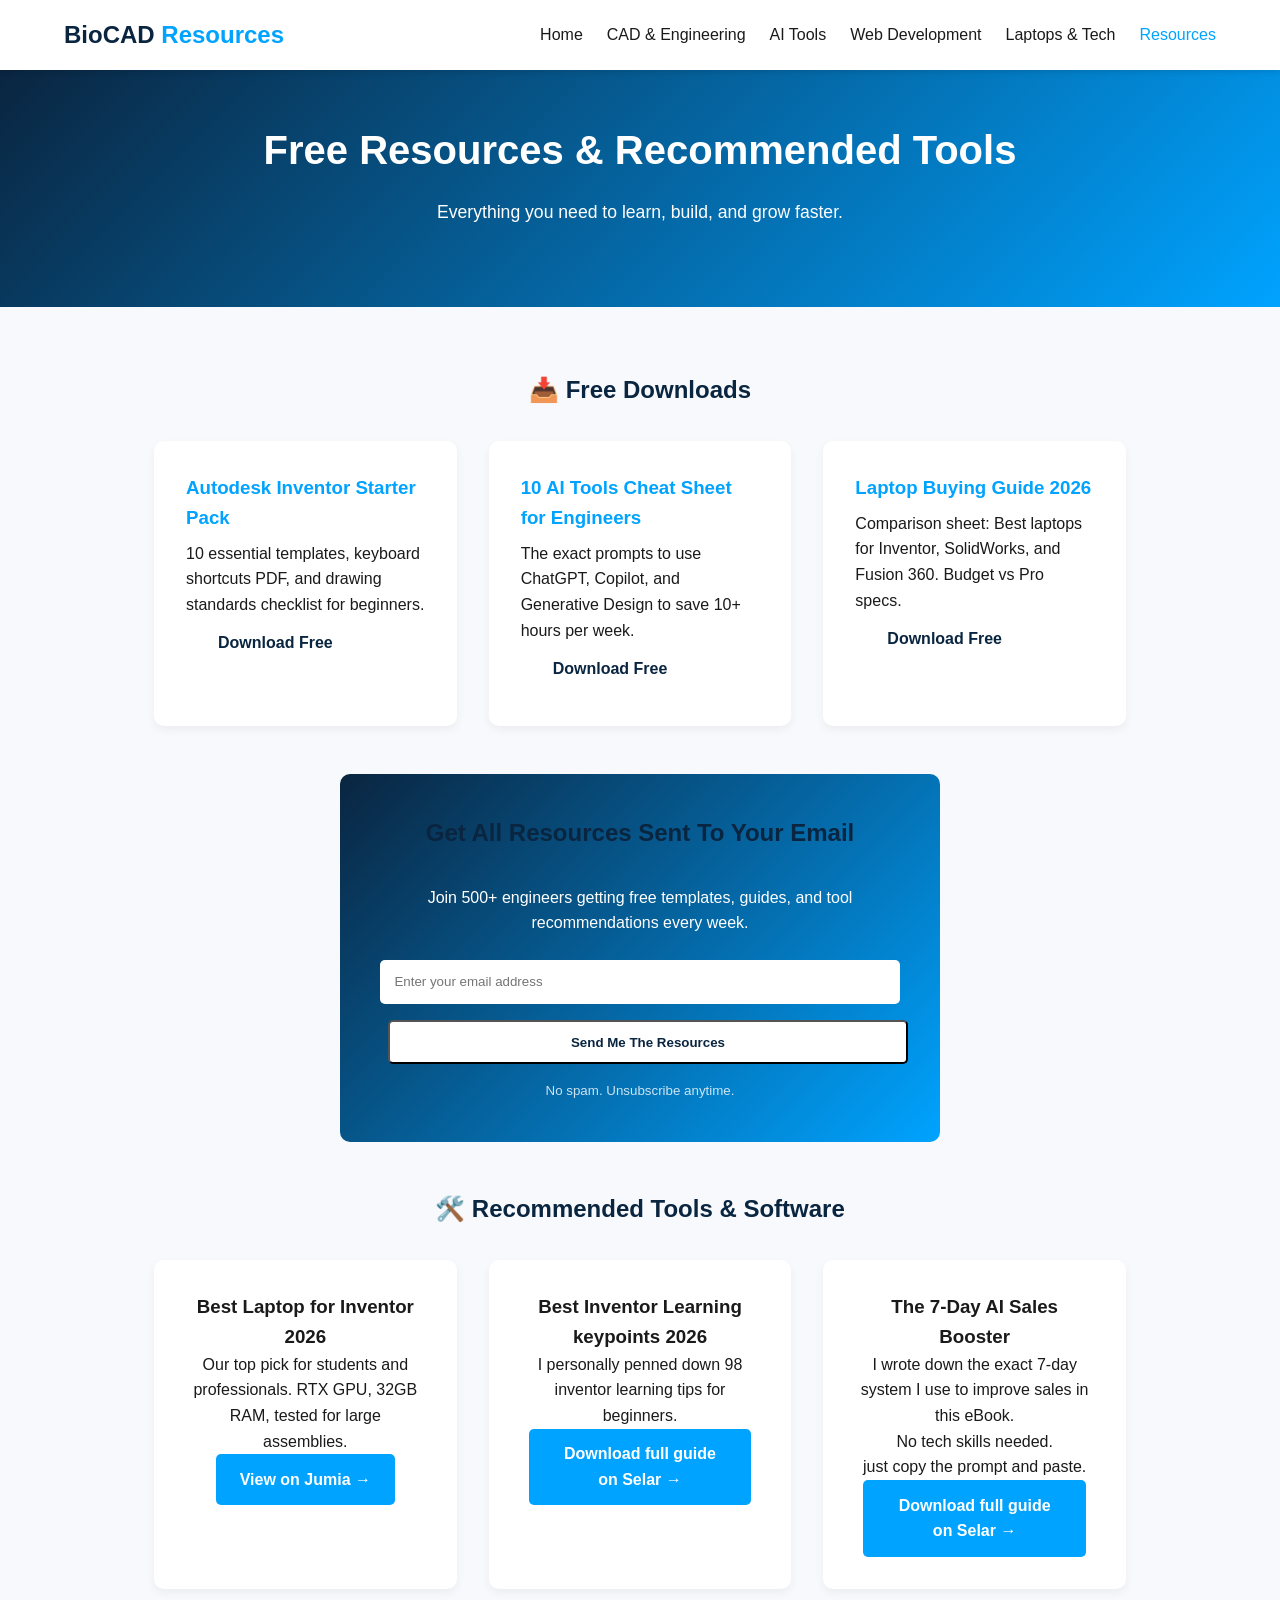
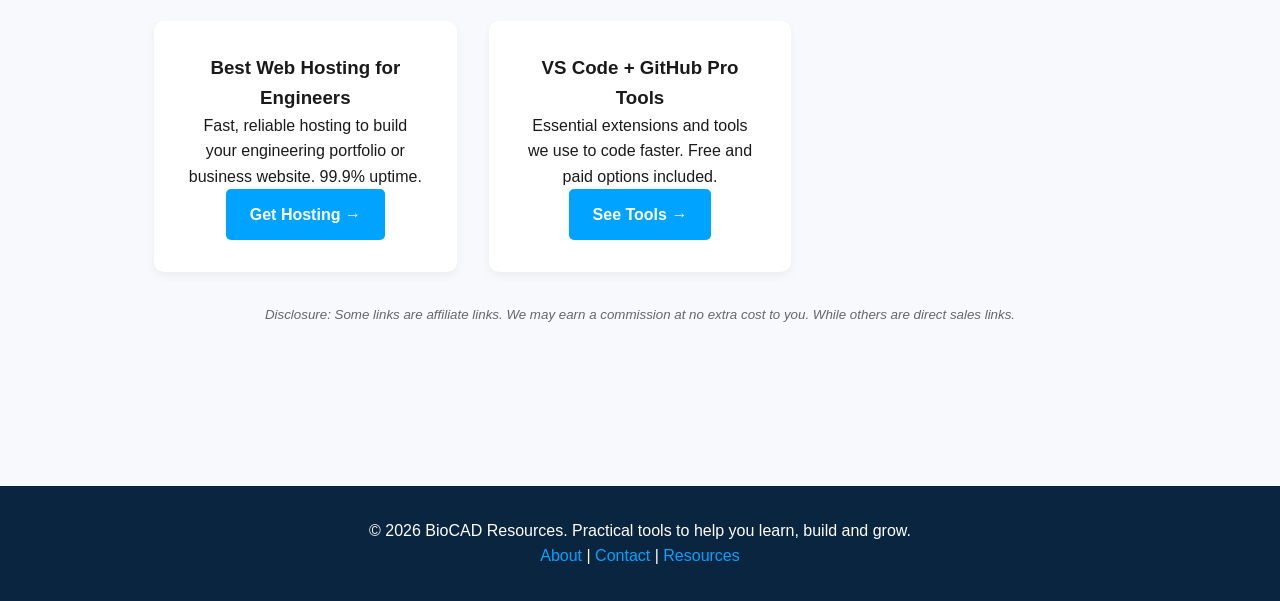
<file: resources.html>
<!DOCTYPE html>
<html lang="en">
<head>
  <meta charset="UTF-8">
  <meta name="viewport" content="width=device-width, initial-scale=1.0">
  <title>Free Resources & Tools - BioCAD Resources</title>
  <meta name="description" content="Download free CAD templates, AI cheat sheets, and engineering guides. See our recommended laptops, software, and tools.">
  <link rel="stylesheet" href="css/style.css">
</head>
<body>
  <header>
    <nav class="navbar">
      <div class="logo"><a href="index.html" style="text-decoration:none; color:inherit;">BioCAD <span>Resources</span></a></div>
      <ul class="nav-links">
        <li><a href="index.html">Home</a></li>
        <li><a href="cad-engineering/index.html">CAD & Engineering</a></li>
        <li><a href="cad-engineering/ai-tools/index.html">AI Tools</a></li>
        <li><a href="cad-engineering/ai-tools/web-develpoment/index.html">Web Development</a></li>
        <li><a href="cad-engineering/ai-tools/laptops-tech/index.html">Laptops & Tech</a></li>
        <li><a href="resources.html" style="color:var(--accent);">Resources</a></li>
      </ul>
    </nav>
  </header>

  <section class="hero" style="padding: 3rem 1rem;">
    <h1>Free Resources & Recommended Tools</h1>
    <p>Everything you need to learn, build, and grow faster.</p>
  </section>

  <section class="categories">
    
    <!-- FREE DOWNLOADS -->
    <div style="max-width: 1100px; margin: auto;">
      <h2 style="color: var(--primary); text-align: center; margin-bottom: 2rem;">📥 Free Downloads</h2>
      <div class="category-grid">
        
        <div class="category-card">
          <h3>Autodesk Inventor Starter Pack</h3>
          <p>10 essential templates, keyboard shortcuts PDF, and drawing standards checklist for beginners.</p>
          <a href="https://drive.google.com/uc?export=download&id=12fZinyJGADWBkd9W4UIpjzxMhxq670Sh" class="btn btn-primary">Download Free</a>
        </div>

        <div class="category-card">
          <h3>10 AI Tools Cheat Sheet for Engineers</h3>
          <p>The exact prompts to use ChatGPT, Copilot, and Generative Design to save 10+ hours per week.</p>
          <a href="https://drive.google.com/uc?export=download&id=1rvRFpmTDV2f4nI5S5g5oJm7lswMTsyTC" class="btn btn-primary">Download Free</a>
        </div>

        <div class="category-card">
          <h3>Laptop Buying Guide 2026</h3>
          <p>Comparison sheet: Best laptops for Inventor, SolidWorks, and Fusion 360. Budget vs Pro specs.</p>
          <a href="https://drive.google.com/uc?export=download&id=1SJ2h6l7KtPMw4W5i0z0eic-mqtGePkRC" class="btn btn-primary">Download Free</a>
        </div>

      </div>
    </div>

    <!-- EMAIL COLLECTION FORM -->
    <div id="email-form" style="max-width: 600px; margin: 3rem auto; background: linear-gradient(135deg, var(--primary), var(--accent)); padding: 2.5rem; border-radius: 10px; color: white; text-align: center;">
      <h2>Get All Resources Sent To Your Email</h2>
      <p>Join 500+ engineers getting free templates, guides, and tool recommendations every week.</p>
      <form action="https://formspree.io/f/xanlgago" method="POST" style="margin-top: 1.5rem;">
        <input type="email" name="email" placeholder="Enter your email address" required style="width: 100%; padding: 0.9rem; border: none; border-radius: 5px; margin-bottom: 1rem;">
        <button type="submit" class="btn" style="background: white; color: var(--primary); width: 100%;">Send Me The Resources</button>
      </form>
      <small style="display: block; margin-top: 1rem; opacity: 0.8;">No spam. Unsubscribe anytime.</small>
    </div>

    <!-- RECOMMENDED TOOLS / AFFILIATE SECTION -->
    <div style="max-width: 1100px; margin: 3rem auto;">
      <h2 style="color: var(--primary); text-align: center; margin-bottom: 2rem;">🛠️ Recommended Tools & Software</h2>
      
      <div class="category-grid">
        
        <div class="affiliate-card">
          <h3>Best Laptop for Inventor 2026</h3>
          <p>Our top pick for students and professionals. RTX GPU, 32GB RAM, tested for large assemblies.</p>
          <a href="https://www.jumia.com.ng/dell-latitude-7490-intel-core-i7-512gb-ssd-16gb-rambacklight-keyboard-win-11probag-310726132.html" class="btn btn-affiliate">View on Jumia →</a>
        </div>

        <div class="affiliate-card">
          <h3>Best Inventor Learning keypoints 2026</h3>
          <p>I personally penned down 98 inventor learning tips for beginners.</p>
          <a href="#" class="btn btn-affiliate">Download full guide on Selar →</a>
        </div>

        <div class="affiliate-card">
          <h3>The 7-Day AI Sales Booster</h3>
          <p>I wrote down the exact 7-day system I use to improve sales in this eBook.<br>
            No tech skills needed.<br>just copy the prompt and paste.
          </p>
          <a href="https://selar.com/8ah16r3468" class="btn btn-affiliate">Download full guide on Selar →</a>
        </div>

        <div class="affiliate-card">
          <h3>Best Web Hosting for Engineers</h3>
          <p>Fast, reliable hosting to build your engineering portfolio or business website. 99.9% uptime.</p>
          <a href="#" class="btn btn-affiliate">Get Hosting →</a>
        </div>

        <div class="affiliate-card">
          <h3>VS Code + GitHub Pro Tools</h3>
          <p>Essential extensions and tools we use to code faster. Free and paid options included.</p>
          <a href="#" class="btn btn-affiliate">See Tools →</a>
        </div>

      </div>
      <small style="display: block; text-align: center; margin-top: 2rem; color: #666;"><em>Disclosure: Some links are affiliate links. We may earn a commission at no extra cost to you.
         While others are direct sales links.</em></small>
    </div>

  </section>

  <footer>
    <p>© 2026 BioCAD Resources. Practical tools to help you learn, build and grow.</p>
    <p><a href="about.html">About</a> | <a href="contact.html">Contact</a> | <a href="resources.html">Resources</a></p>
  </footer>
</body>
</html>
</file>
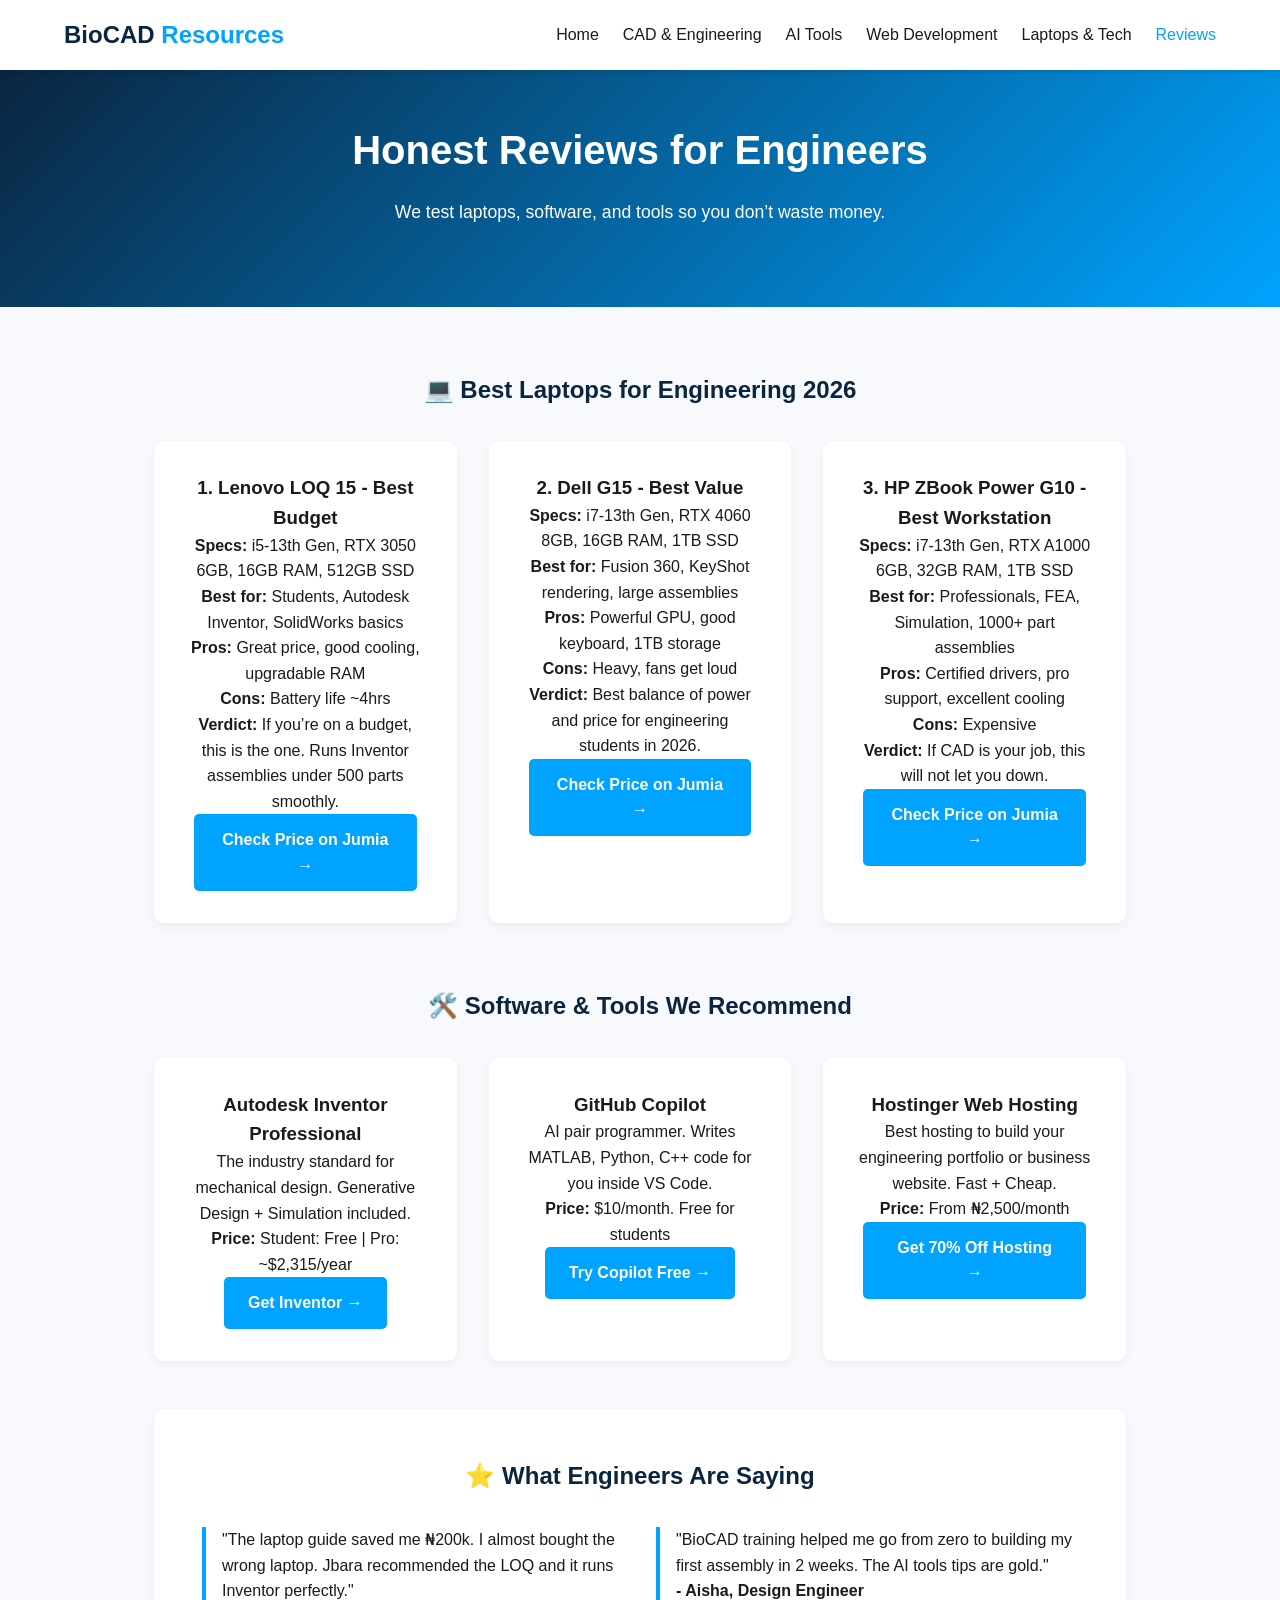
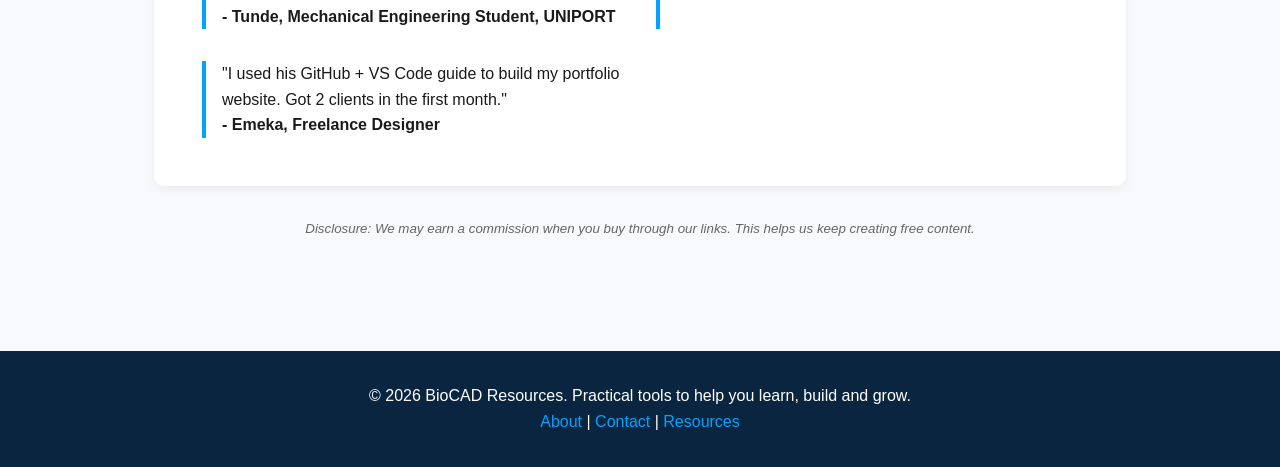
<file: reviews.html>
<!DOCTYPE html>
<html lang="en">
<head>
  <meta charset="UTF-8">
  <meta name="viewport" content="width=device-width, initial-scale=1.0">
  <title>Reviews - Best Laptops & Tools for Engineers | BioCAD Resources</title>
  <meta name="description" content="Honest reviews of laptops, CAD software, and tools for engineering students and professionals in Nigeria.">
  <link rel="stylesheet" href="css/style.css">
</head>
<body>
  <header>
    <nav class="navbar">
      <div class="logo"><a href="index.html" style="text-decoration:none; color:inherit;">BioCAD <span>Resources</span></a></div>
      <ul class="nav-links">
        <li><a href="index.html">Home</a></li>
        <li><a href="cad-engineering/index.html">CAD & Engineering</a></li>
        <li><a href="cad-engineering/ai-tools/index.html">AI Tools</a></li>
        <li><a href="cad-engineering/ai-tools/web-develpoment/index.html">Web Development</a></li>
        <li><a href="cad-engineering/ai-tools/laptops-tech/index.html">Laptops & Tech</a></li>
        <li><a href="reviews.html" style="color:var(--accent);">Reviews</a></li>
      </ul>
    </nav>
  </header>

  <section class="hero" style="padding: 3rem 1rem;">
    <h1>Honest Reviews for Engineers</h1>
    <p>We test laptops, software, and tools so you don’t waste money.</p>
  </section>

  <section class="categories">
    <div style="max-width: 1100px; margin: auto;">
      
      <!-- LAPTOP REVIEWS -->
      <h2 style="color: var(--primary); text-align: center; margin-bottom: 2rem;">💻 Best Laptops for Engineering 2026</h2>
      <div class="category-grid">

        <div class="affiliate-card">
          <h3>1. Lenovo LOQ 15 - Best Budget</h3>
          <p><strong>Specs:</strong> i5-13th Gen, RTX 3050 6GB, 16GB RAM, 512GB SSD</p>
          <p><strong>Best for:</strong> Students, Autodesk Inventor, SolidWorks basics</p>
          <p><strong>Pros:</strong> Great price, good cooling, upgradable RAM</p>
          <p><strong>Cons:</strong> Battery life ~4hrs</p>
          <p><strong>Verdict:</strong> If you’re on a budget, this is the one. Runs Inventor assemblies under 500 parts smoothly.</p>
          <a href="#" class="btn btn-affiliate">Check Price on Jumia →</a>
        </div>

        <div class="affiliate-card">
          <h3>2. Dell G15 - Best Value</h3>
          <p><strong>Specs:</strong> i7-13th Gen, RTX 4060 8GB, 16GB RAM, 1TB SSD</p>
          <p><strong>Best for:</strong> Fusion 360, KeyShot rendering, large assemblies</p>
          <p><strong>Pros:</strong> Powerful GPU, good keyboard, 1TB storage</p>
          <p><strong>Cons:</strong> Heavy, fans get loud</p>
          <p><strong>Verdict:</strong> Best balance of power and price for engineering students in 2026.</p>
          <a href="#" class="btn btn-affiliate">Check Price on Jumia →</a>
        </div>

        <div class="affiliate-card">
          <h3>3. HP ZBook Power G10 - Best Workstation</h3>
          <p><strong>Specs:</strong> i7-13th Gen, RTX A1000 6GB, 32GB RAM, 1TB SSD</p>
          <p><strong>Best for:</strong> Professionals, FEA, Simulation, 1000+ part assemblies</p>
          <p><strong>Pros:</strong> Certified drivers, pro support, excellent cooling</p>
          <p><strong>Cons:</strong> Expensive</p>
          <p><strong>Verdict:</strong> If CAD is your job, this will not let you down.</p>
          <a href="#" class="btn btn-affiliate">Check Price on Jumia →</a>
        </div>

      </div>

      <!-- SOFTWARE & TOOLS REVIEWS -->
      <h2 style="color: var(--primary); text-align: center; margin: 4rem 0 2rem;">🛠️ Software & Tools We Recommend</h2>
      <div class="category-grid">

        <div class="affiliate-card">
          <h3>Autodesk Inventor Professional</h3>
          <p>The industry standard for mechanical design. Generative Design + Simulation included.</p>
          <p><strong>Price:</strong> Student: Free | Pro: ~$2,315/year</p>
          <a href="https://www.autodesk.com/products/inventor/overview" class="btn btn-affiliate">Get Inventor →</a>
        </div>

        <div class="affiliate-card">
          <h3>GitHub Copilot</h3>
          <p>AI pair programmer. Writes MATLAB, Python, C++ code for you inside VS Code.</p>
          <p><strong>Price:</strong> $10/month. Free for students</p>
          <a href="https://github.com/features/copilot" class="btn btn-affiliate">Try Copilot Free →</a>
        </div>

        <div class="affiliate-card">
          <h3>Hostinger Web Hosting</h3>
          <p>Best hosting to build your engineering portfolio or business website. Fast + Cheap.</p>
          <p><strong>Price:</strong> From ₦2,500/month</p>
          <a href="#" class="btn btn-affiliate">Get 70% Off Hosting →</a>
        </div>

      </div>

      <!-- TESTIMONIALS -->
      <div style="background: white; padding: 3rem; border-radius: 10px; margin-top: 3rem; box-shadow: 0 4px 10px rgba(0,0,0,0.05);">
        <h2 style="color: var(--primary); text-align: center; margin-bottom: 2rem;">⭐ What Engineers Are Saying</h2>
        
        <div style="display: grid; grid-template-columns: repeat(auto-fit, minmax(300px, 1fr)); gap: 2rem;">
          <div style="border-left: 4px solid var(--accent); padding-left: 1rem;">
            <p>"The laptop guide saved me ₦200k. I almost bought the wrong laptop. Jbara recommended the LOQ and it runs Inventor perfectly."</p>
            <p><strong>- Tunde, Mechanical Engineering Student, UNIPORT</strong></p>
          </div>
          <div style="border-left: 4px solid var(--accent); padding-left: 1rem;">
            <p>"BioCAD training helped me go from zero to building my first assembly in 2 weeks. The AI tools tips are gold."</p>
            <p><strong>- Aisha, Design Engineer</strong></p>
          </div>
          <div style="border-left: 4px solid var(--accent); padding-left: 1rem;">
            <p>"I used his GitHub + VS Code guide to build my portfolio website. Got 2 clients in the first month."</p>
            <p><strong>- Emeka, Freelance Designer</strong></p>
          </div>
        </div>
      </div>

      <small style="display: block; text-align: center; margin-top: 2rem; color: #666;"><em>Disclosure: We may earn a commission when you buy through our links. This helps us keep creating free content.</em></small>

    </div>
  </section>

  <footer>
    <p>© 2026 BioCAD Resources. Practical tools to help you learn, build and grow.</p>
    <p><a href="about.html">About</a> | <a href="contact.html">Contact</a> | <a href="resources.html">Resources</a></p>
  </footer>
</body>
</html>
</file>
<file: css/style.css>
:root {
  --primary: #0A2540;
  --accent: #00A3FF;
  --light: #F7F9FC;
  --dark: #1A1A1A;
  --max-width: 1100px;
}

* { margin: 0; padding: 0; box-sizing: border-box; }

body {
  font-family: 'Segoe UI', Tahoma, Geneva, Verdana, sans-serif;
  line-height: 1.6;
  color: var(--dark);
  background: var(--light);
}

.navbar {
  display: flex;
  justify-content: space-between;
  align-items: center;
  padding: 1rem 5%;
  background: white;
  box-shadow: 0 2px 5px rgba(0,0,0,0.1);
  position: sticky;
  top: 0;
}

.logo { font-size: 1.5rem; font-weight: 700; color: var(--primary); }
.logo span { color: var(--accent); }

.nav-links { display: flex; list-style: none; gap: 1.5rem; }
.nav-links a { text-decoration: none; color: var(--dark); font-weight: 500; }
.nav-links a:hover { color: var(--accent); }

.search-btn { background: var(--accent); color: white; border: none; padding: 0.5rem 1rem; border-radius: 5px; cursor: pointer; }

.hero {
  text-align: center;
  padding: 5rem 1rem;
  background: linear-gradient(135deg, var(--primary), var(--accent));
  color: white;
}
.hero h1 { font-size: 2.5rem; margin-bottom: 1rem; }
.hero p { font-size: 1.1rem; max-width: 700px; margin: 0 auto 2rem; }

.btn { padding: 0.8rem 1.5rem; border-radius: 5px; text-decoration: none; font-weight: 600; margin: 0 0.5rem; display: inline-block; }
.btn-primary { background: white; color: var(--primary); }
.btn-secondary { background: transparent; border: 2px solid white; color: white; }
.btn-affiliate { background: var(--accent); color: white; }

.categories, .affiliate { padding: 4rem 5%; max-width: var(--max-width); margin: auto; }
.categories h2, .affiliate h2 { text-align: center; margin-bottom: 2rem; color: var(--primary); }

.category-grid { display: grid; grid-template-columns: repeat(auto-fit, minmax(250px, 1fr)); gap: 2rem; }
.category-card {
  background: white; padding: 2rem; border-radius: 10px; text-decoration: none; color: var(--dark);
  box-shadow: 0 4px 10px rgba(0,0,0,0.05); transition: transform 0.2s;
}
.category-card:hover { transform: translateY(-5px); }
.category-card h3 { color: var(--accent); margin-bottom: 0.5rem; }

.affiliate-card {
  background: white; padding: 2rem; border-radius: 10px; text-align: center;
  box-shadow: 0 4px 10px rgba(0,0,0,0.05);
}
.affiliate-card small { display: block; margin-top: 1rem; color: #666; }

footer {
  background: var(--primary); color: white; text-align: center; padding: 2rem 1rem; margin-top: 3rem;
}
footer a { color: var(--accent); text-decoration: none; }

@media (max-width: 768px) {
  .navbar {
    flex-direction: column;
    gap: 0.75rem;
    padding: 1rem;
  }

  .nav-links {
    flex-wrap: wrap;
    justify-content: center;
    gap: 0.5rem 1rem;
  }

  .nav-links a {
    font-size: 0.9rem;
  }

  .hero {
    padding: 4rem 1rem;
  }

  .hero h1 {
    font-size: 2rem;
    line-height: 1.2;
  }

  .hero p {
    font-size: 1rem;
  }

  .btn {
    display: block;
    width: 100%;
    max-width: 320px;
    margin: 0 auto 0.75rem;
    text-align: center;
  }

  .categories,
  .affiliate {
    padding: 3rem 1rem;
  }
}

@media (max-width: 480px) {
  .logo {
    font-size: 1.3rem;
  }

  .nav-links {
    gap: 0.4rem 0.8rem;
  }

  .nav-links a {
    font-size: 0.8rem;
  }

  .category-card {
    padding: 1.5rem;
  }
}
</file>
